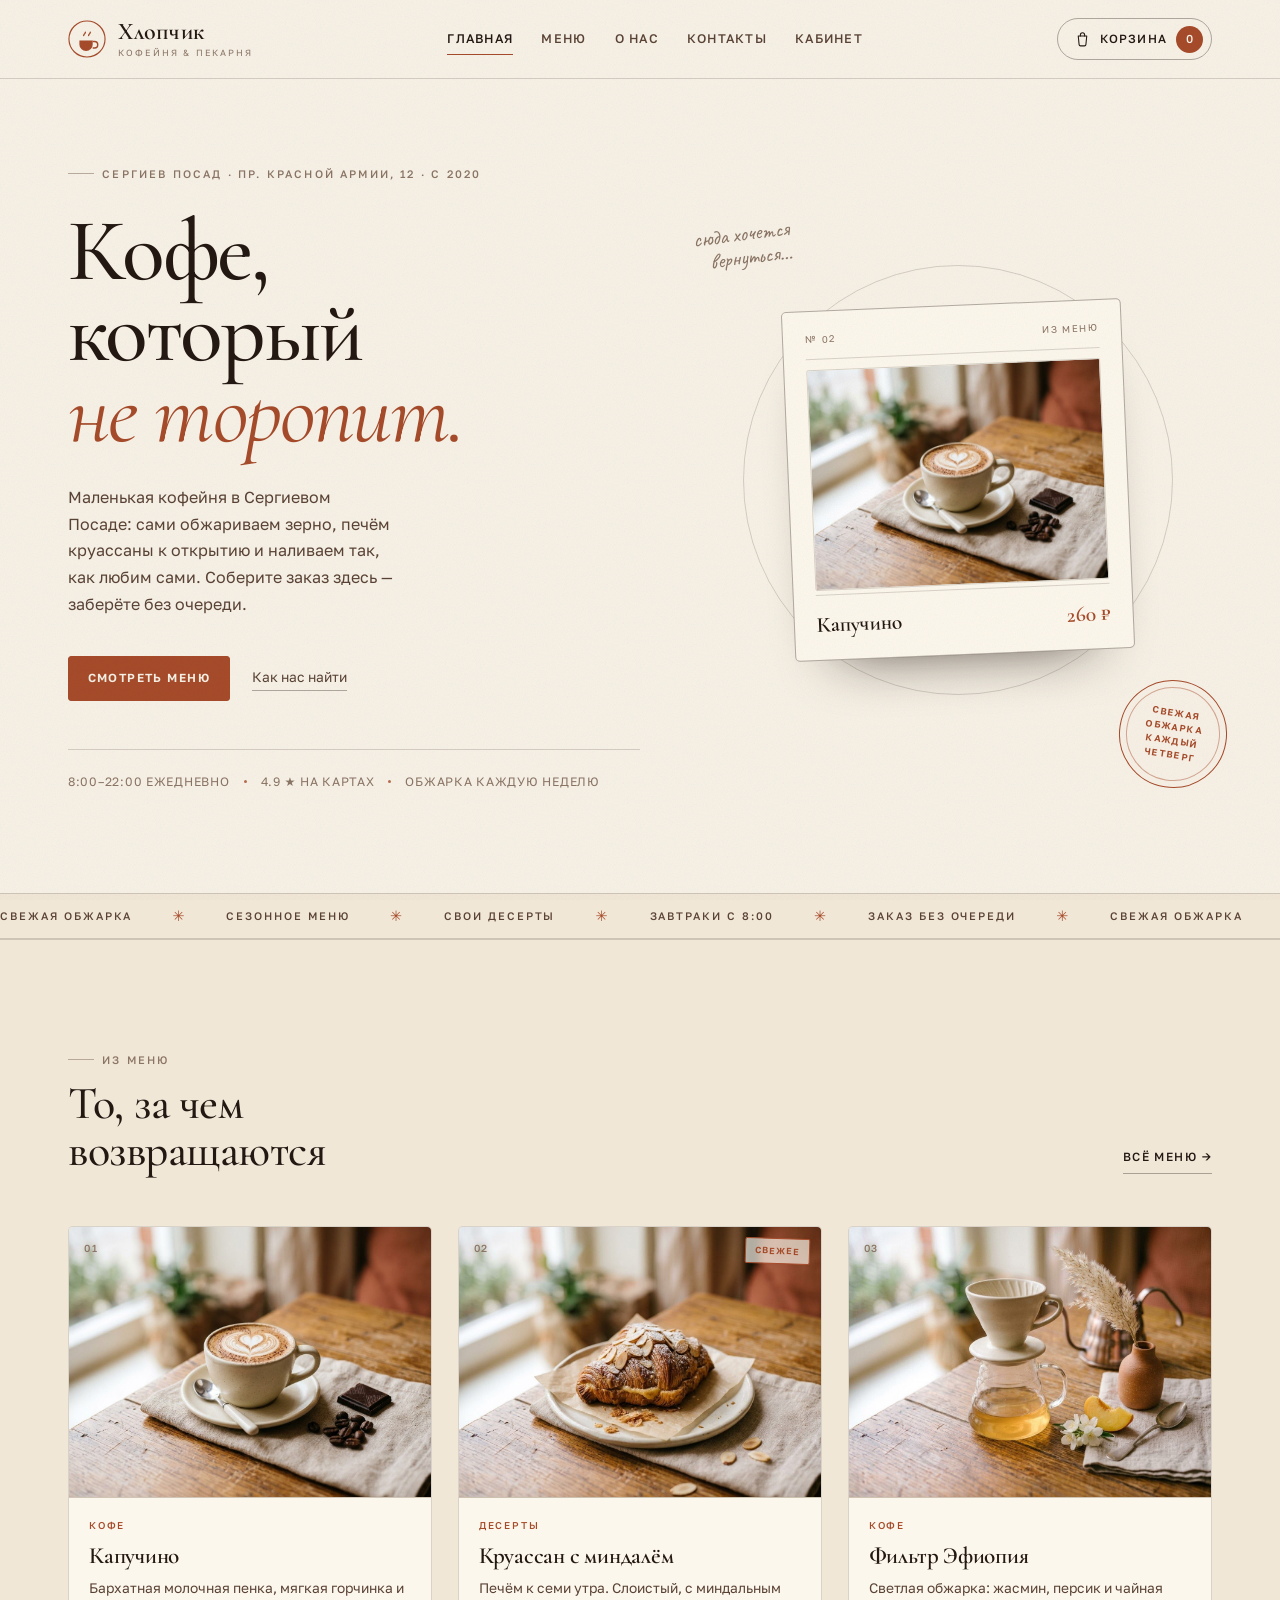
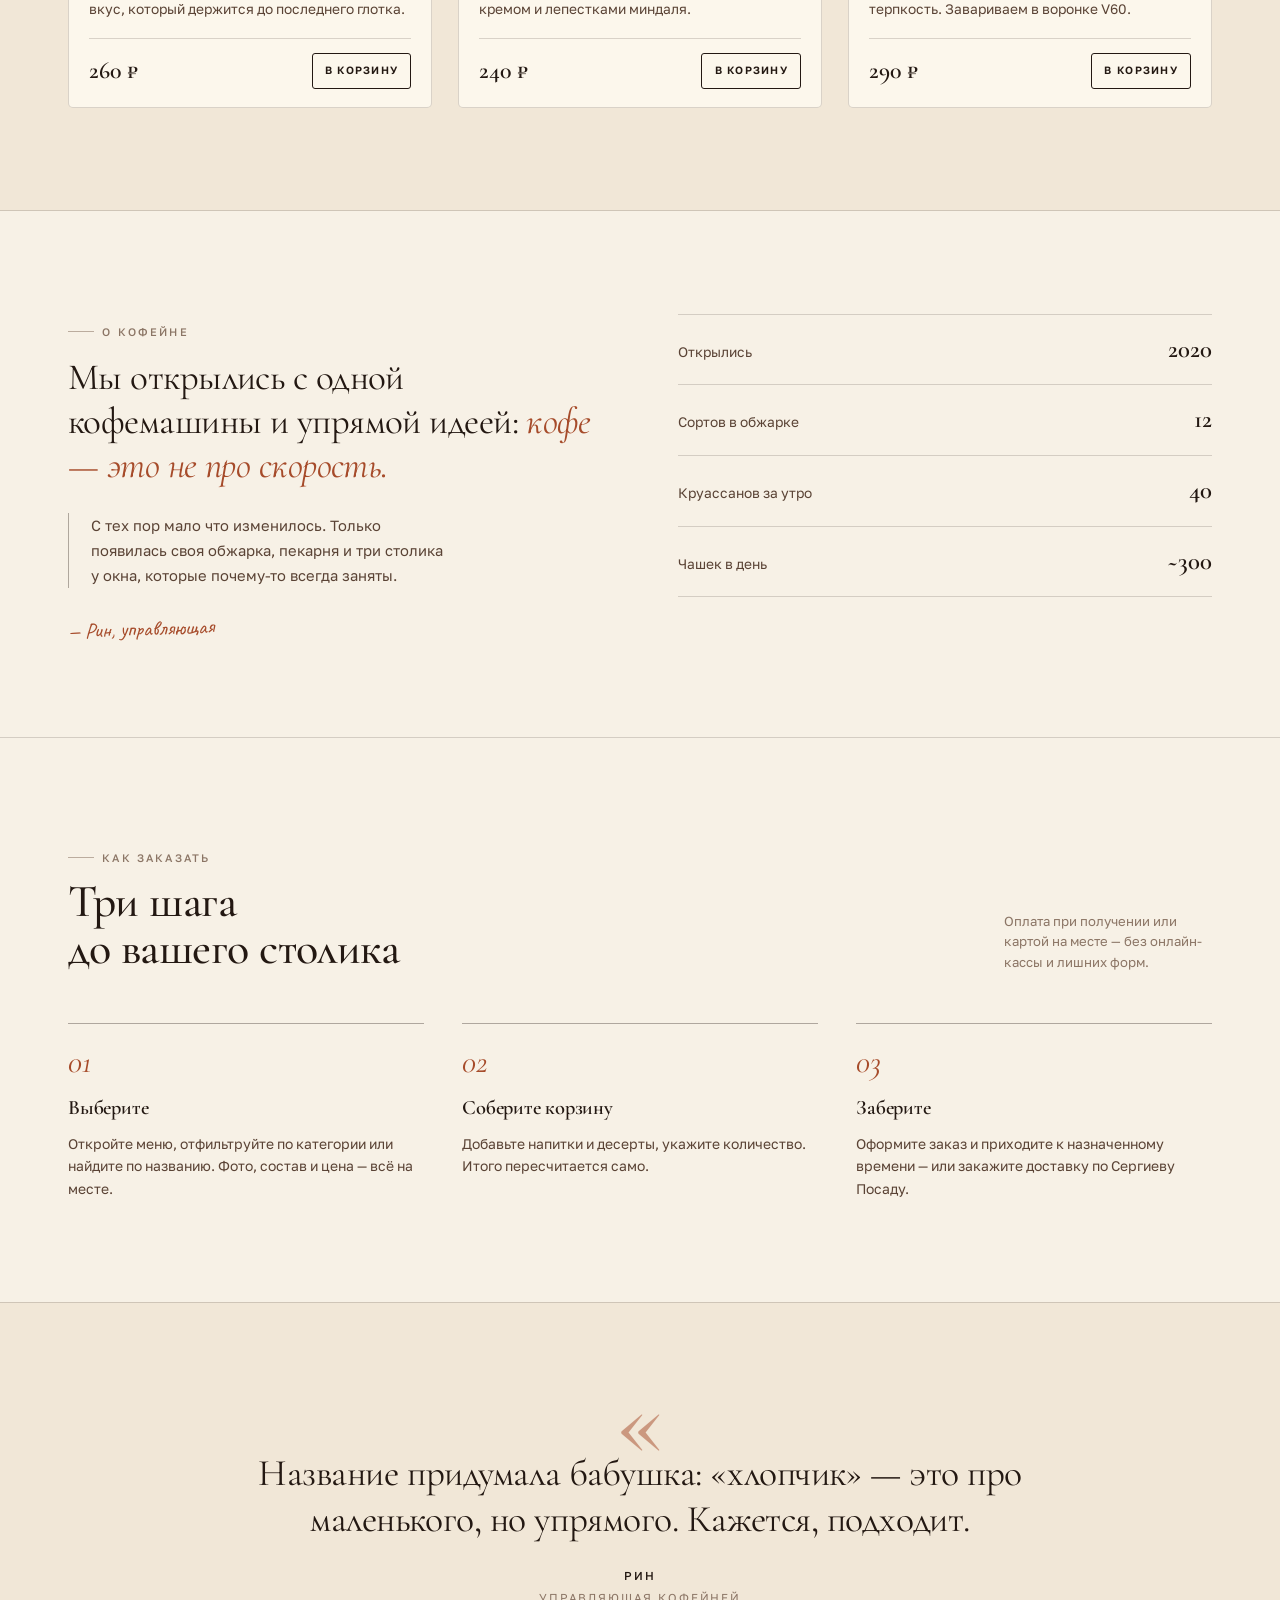
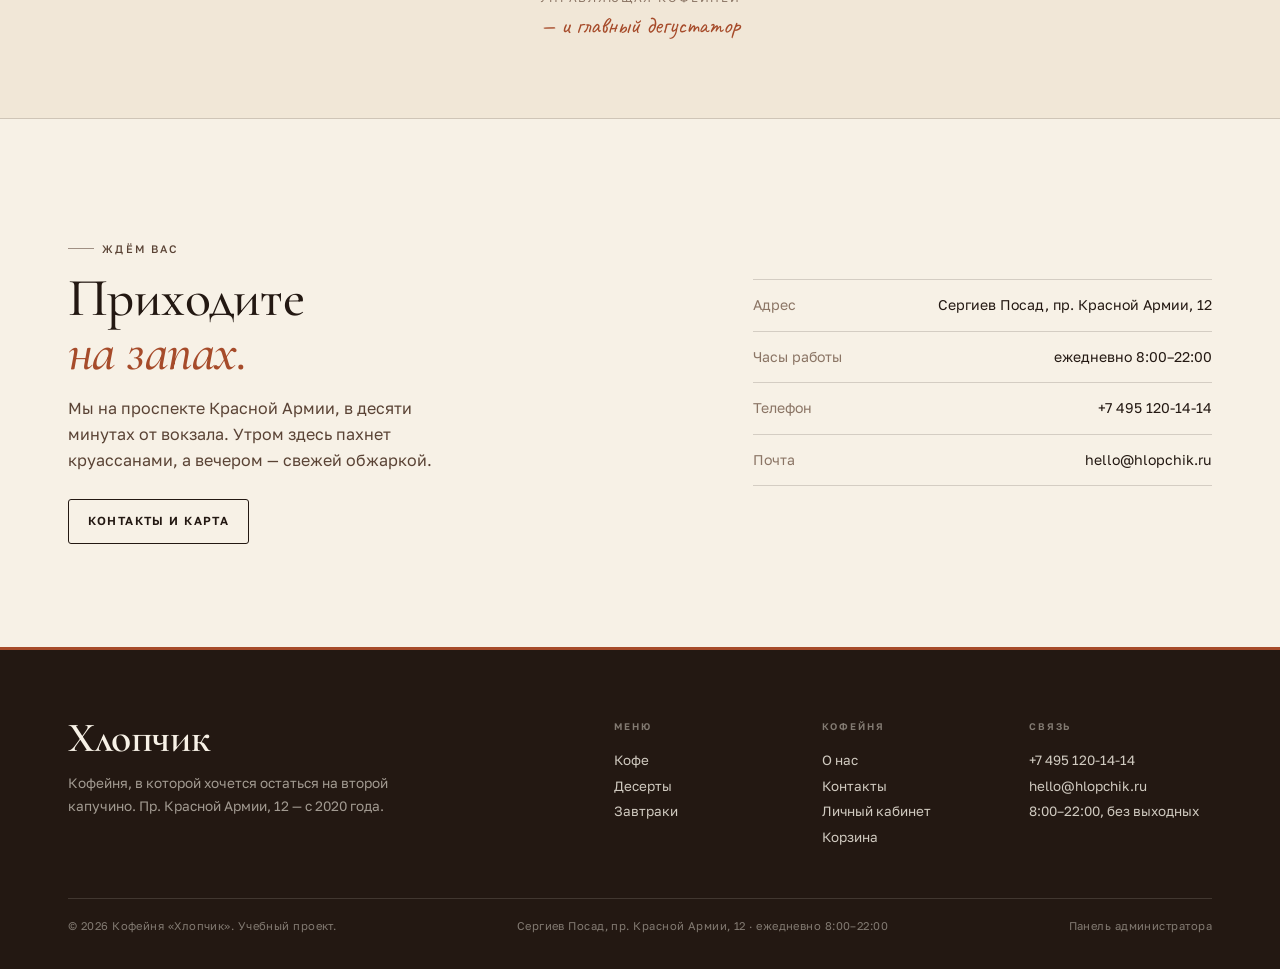
<file: index.html>
<!doctype html>
<html lang="ru">
<head>
  <meta charset="utf-8">
  <meta name="viewport" content="width=device-width, initial-scale=1">
  <title>Хлопчик — кофейня в Сергиевом Посаде</title>
  <meta name="description" content="Кофейня «Хлопчик» в Сергиевом Посаде: своя обжарка, десерты из пекарни и завтраки с 8 утра. Соберите заказ онлайн — заберёте без очереди.">
  <link rel="stylesheet" href="css/style.css">
</head>
<body data-page="home">

<a class="skip" href="#main">Перейти к содержимому</a>

<header class="head" id="head">
  <div class="wrap head__in">
    <a class="brand" href="index.html" aria-label="Хлопчик — на главную">
      <svg class="brand__mark" viewBox="0 0 40 40" aria-hidden="true">
        <circle cx="20" cy="20" r="19" fill="none" stroke="currentColor" stroke-width="1.2"/>
        <path d="M12 21.5h14v4.2a7 7 0 0 1-7 7 7 7 0 0 1-7-7v-4.2Z" fill="currentColor"/>
        <path d="M26 22.6h1.9a3.4 3.4 0 0 1 0 6.8H26" fill="none" stroke="currentColor" stroke-width="1.5"/>
        <path d="M16.5 16.4c0-1.8 1.8-1.8 1.8-3.6M21.7 16.4c0-1.8 1.8-1.8 1.8-3.6" fill="none" stroke="currentColor" stroke-width="1.4" stroke-linecap="round"/>
      </svg>
      <span class="brand__text">
        <span class="brand__name">Хлопчик</span>
        <span class="brand__sub">кофейня &amp; пекарня</span>
      </span>
    </a>

    <nav class="nav" id="nav" aria-label="Основная навигация">
      <a href="index.html" data-nav="home">Главная</a>
      <a href="menu.html" data-nav="menu">Меню</a>
      <a href="about.html" data-nav="about">О нас</a>
      <a href="contacts.html" data-nav="contacts">Контакты</a>
      <a href="account.html" data-nav="account">Кабинет</a>
    </nav>

    <div class="head__actions">
      <a class="cart-pill" href="cart.html" aria-label="Корзина">
        <svg viewBox="0 0 24 24" fill="none" stroke="currentColor" stroke-width="1.5" aria-hidden="true">
          <path d="M6 7h12l-1.2 12.2a2 2 0 0 1-2 1.8H9.2a2 2 0 0 1-2-1.8L6 7Z" stroke-linejoin="round"/>
          <path d="M9 7V5.6A3 3 0 0 1 12 2.6a3 3 0 0 1 3 3V7" stroke-linecap="round"/>
        </svg>
        <span class="cart-pill__label">Корзина</span>
        <span class="cart-pill__count" data-cart-count>0</span>
      </a>
      <button class="burger" id="burger" aria-label="Открыть меню" aria-expanded="false" aria-controls="nav">
        <span></span><span></span><span></span>
      </button>
    </div>
  </div>
</header>

<main id="main">

  <!-- ГЕРОЙ -->
  <section class="hero">
    <div class="wrap hero__in">
      <div>
        <p class="eyebrow hero__eyebrow">Сергиев Посад · пр. Красной Армии, 12 · с 2020</p>
        <h1>Кофе,<br>который<br><em>не торопит.</em></h1>
        <p class="hero__lead">Маленькая кофейня в Сергиевом Посаде: сами обжариваем зерно, печём круассаны к открытию и наливаем так, как любим сами. Соберите заказ здесь — заберёте без очереди.</p>
        <div class="hero__actions">
          <a class="btn btn--rust" href="menu.html">Смотреть меню</a>
          <a class="link" href="contacts.html">Как нас найти</a>
        </div>
        <ul class="hero__meta">
          <li>8:00–22:00 ежедневно</li>
          <li>4.9 ★ на картах</li>
          <li>обжарка каждую неделю</li>
        </ul>
      </div>

      <div class="hero__art" aria-hidden="true">
        <span class="hero__note hand">сюда хочется<br>вернуться…</span>
        <div class="hero__card">
          <div class="hero__card-top">
            <span>№ 02</span>
            <span>из меню</span>
          </div>
          <img src="images/menu/cappuccino.jpg" alt="Капучино">
          <div class="hero__card-foot">
            <span>Капучино</span>
            <span>260 ₽</span>
          </div>
        </div>
        <span class="stamp">свежая<br>обжарка<br>каждый<br>четверг</span>
      </div>
    </div>
  </section>

  <!-- БЕГУЩАЯ СТРОКА -->
  <div class="ticker" aria-hidden="true">
    <div class="ticker__track">
      <span>Свежая обжарка <i>✳</i> Сезонное меню <i>✳</i> Свои десерты <i>✳</i> Завтраки с 8:00 <i>✳</i> Заказ без очереди <i>✳</i></span>
      <span>Свежая обжарка <i>✳</i> Сезонное меню <i>✳</i> Свои десерты <i>✳</i> Завтраки с 8:00 <i>✳</i> Заказ без очереди <i>✳</i></span>
    </div>
  </div>

  <!-- ИЗ МЕНЮ -->
  <section class="band">
    <div class="wrap section">
      <div class="section__head">
        <div>
          <p class="eyebrow">Из меню</p>
          <h2 class="section__title">То, за чем<br>возвращаются</h2>
        </div>
        <a class="section__link" href="menu.html">Всё меню →</a>
      </div>
      <div class="grid grid--3" id="featured"></div>
    </div>
  </section>

  <!-- О КОФЕЙНЕ -->
  <section class="wrap section">
    <div class="about-teaser">
      <div>
        <p class="eyebrow">О кофейне</p>
        <p class="about-teaser__lead" style="margin-top:16px">Мы открылись с одной кофемашины и упрямой идеей: <em>кофе — это не про скорость.</em></p>
        <p class="about-teaser__note">С тех пор мало что изменилось. Только появилась своя обжарка, пекарня и три столика у окна, которые почему-то всегда заняты.</p>
        <p class="hand" style="margin-top:22px;color:var(--rust);transform:rotate(-2deg)">— Рин, управляющая</p>
      </div>
      <ul class="facts">
        <li><span>Открылись</span><b>2020</b></li>
        <li><span>Сортов в обжарке</span><b>12</b></li>
        <li><span>Круассанов за утро</span><b>40</b></li>
        <li><span>Чашек в день</span><b>~300</b></li>
      </ul>
    </div>
  </section>

  <!-- КАК ЗАКАЗАТЬ -->
  <section class="section--line">
    <div class="wrap section">
      <div class="section__head">
        <div>
          <p class="eyebrow">Как заказать</p>
          <h2 class="section__title">Три шага<br>до вашего столика</h2>
        </div>
        <p class="small muted" style="max-width:26ch">Оплата при получении или картой на месте — без онлайн-кассы и лишних форм.</p>
      </div>
      <ol class="steps">
        <li>
          <span class="step__num">01</span>
          <h3 class="step__title">Выберите</h3>
          <p class="step__text">Откройте меню, отфильтруйте по категории или найдите по названию. Фото, состав и цена — всё на месте.</p>
        </li>
        <li>
          <span class="step__num">02</span>
          <h3 class="step__title">Соберите корзину</h3>
          <p class="step__text">Добавьте напитки и десерты, укажите количество. Итого пересчитается само.</p>
        </li>
        <li>
          <span class="step__num">03</span>
          <h3 class="step__title">Заберите</h3>
          <p class="step__text">Оформите заказ и приходите к назначенному времени — или закажите доставку по Сергиеву Посаду.</p>
        </li>
      </ol>
    </div>
  </section>

  <!-- ЦИТАТА -->
  <section class="band">
    <div class="wrap section--tight">
      <blockquote class="quote">
        <span class="quote__mark" aria-hidden="true">«</span>
        <p>Название придумала бабушка: «хлопчик» — это про маленького, но упрямого. Кажется, подходит.</p>
        <footer>
          <b>Рин</b>
          <span>управляющая кофейней</span>
          <span class="hand" aria-hidden="true">— и главный дегустатор</span>
        </footer>
      </blockquote>
    </div>
  </section>

  <!-- ПРИХОДИТЕ -->
  <section class="wrap section">
    <div class="visit">
      <div>
        <p class="eyebrow">Ждём вас</p>
        <h2 style="margin-top:14px">Приходите<br><em>на запах.</em></h2>
        <p>Мы на проспекте Красной Армии, в десяти минутах от вокзала. Утром здесь пахнет круассанами, а вечером — свежей обжаркой.</p>
        <a class="btn btn--ghost visit__cta" href="contacts.html">Контакты и карта</a>
      </div>
      <div class="visit__info">
        <div class="visit__row"><span>Адрес</span><a href="contacts.html">Сергиев Посад, пр. Красной Армии, 12</a></div>
        <div class="visit__row"><span>Часы работы</span><a href="contacts.html">ежедневно 8:00–22:00</a></div>
        <div class="visit__row"><span>Телефон</span><a href="tel:+74951201414">+7 495 120-14-14</a></div>
        <div class="visit__row"><span>Почта</span><a href="mailto:hello@hlopchik.ru">hello@hlopchik.ru</a></div>
      </div>
    </div>
  </section>

</main>

<footer class="foot">
  <div class="wrap">
    <div class="foot__top">
      <div class="foot__brand">
        <p class="foot__word">Хлопчик</p>
        <p class="foot__tag">Кофейня, в которой хочется остаться на второй капучино. Пр. Красной Армии, 12 — с 2020 года.</p>
      </div>
      <div class="foot__cols">
        <div class="foot__col">
          <h3>Меню</h3>
          <a href="menu.html#coffee">Кофе</a>
          <a href="menu.html#desserts">Десерты</a>
          <a href="menu.html#breakfast">Завтраки</a>
        </div>
        <div class="foot__col">
          <h3>Кофейня</h3>
          <a href="about.html">О нас</a>
          <a href="contacts.html">Контакты</a>
          <a href="account.html">Личный кабинет</a>
          <a href="cart.html">Корзина</a>
        </div>
        <div class="foot__col">
          <h3>Связь</h3>
          <a href="tel:+74951201414">+7 495 120-14-14</a>
          <a href="mailto:hello@hlopchik.ru">hello@hlopchik.ru</a>
          <span>8:00–22:00, без выходных</span>
        </div>
      </div>
    </div>
    <div class="foot__bottom">
      <span>© 2026 Кофейня «Хлопчик». Учебный проект.</span>
      <span>Сергиев Посад, пр. Красной Армии, 12 · ежедневно 8:00–22:00</span>
      <a href="admin.html">Панель администратора</a>
    </div>
  </div>
</footer>

<div class="toasts" id="toasts" aria-live="polite" aria-atomic="false"></div>

<script src="js/data.js"></script>
<script src="js/store.js"></script>
<script src="js/app.js"></script>
</body>
</html>
</file>
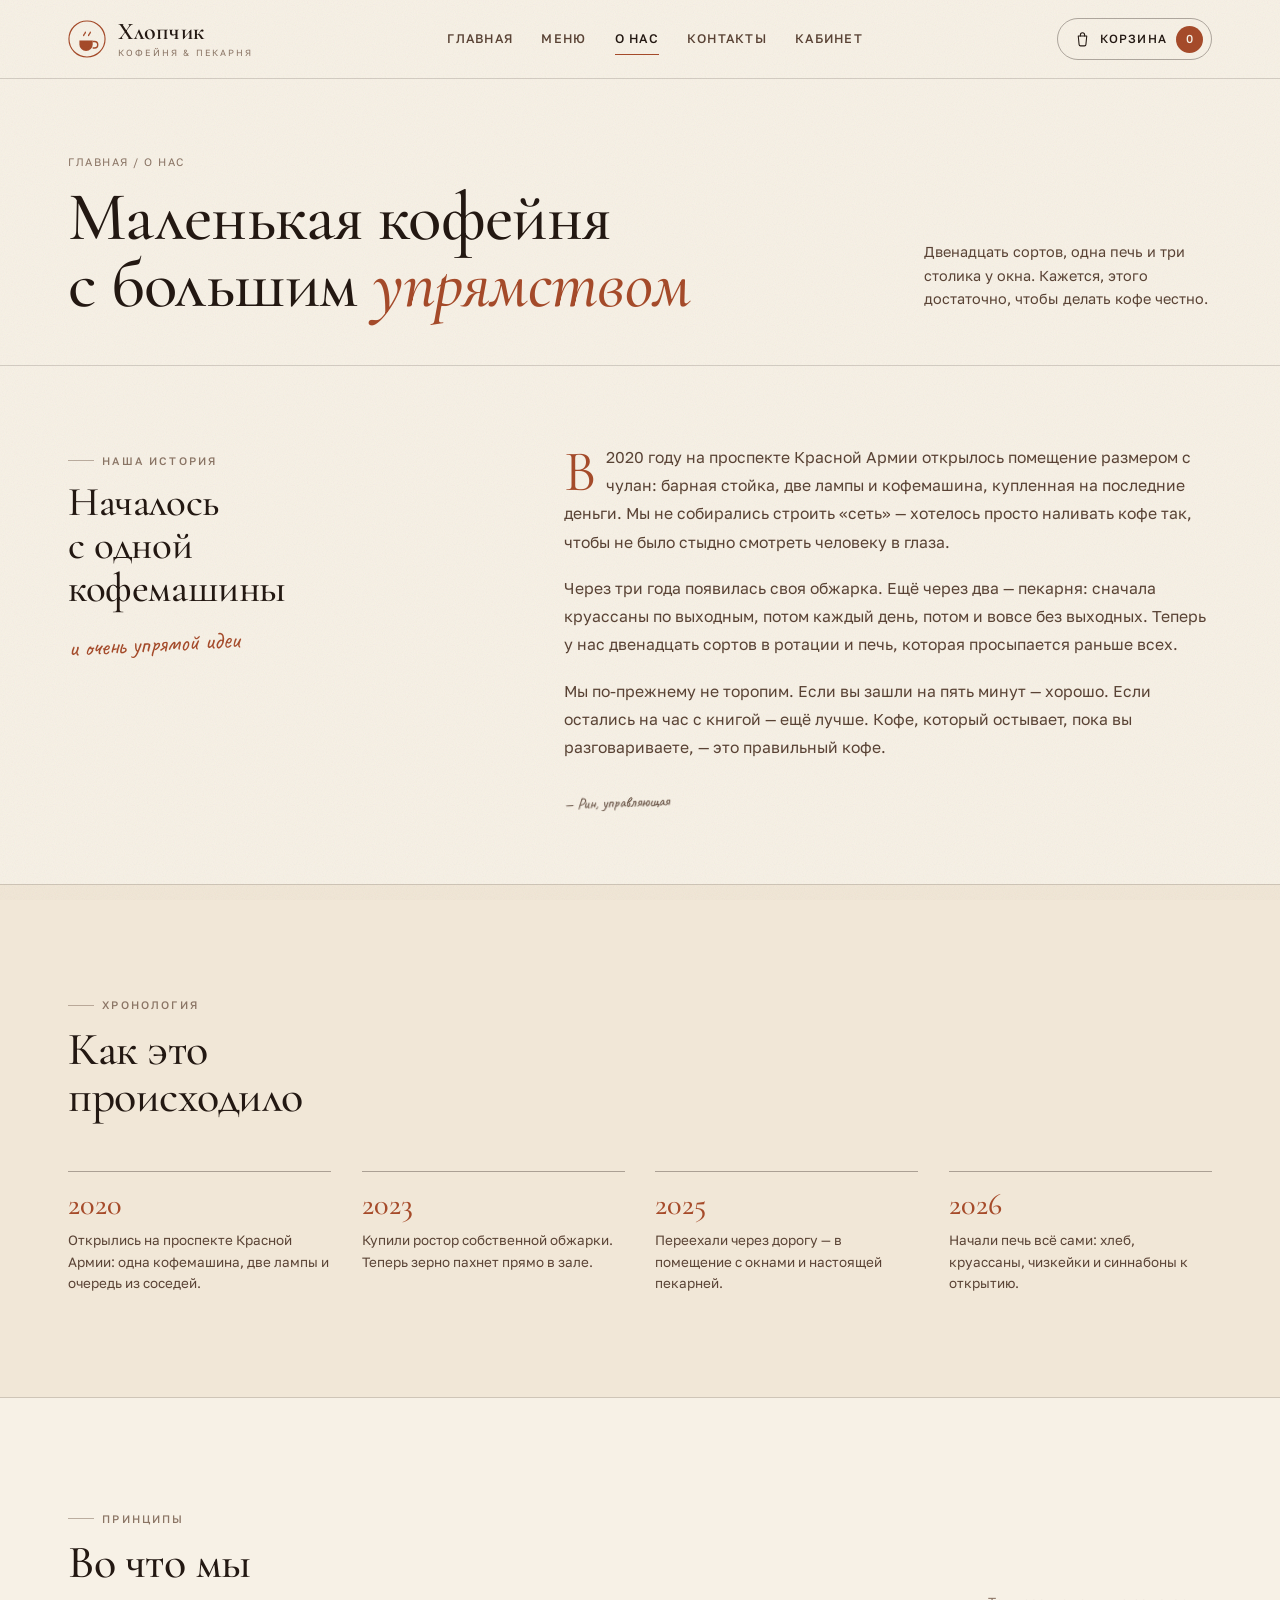
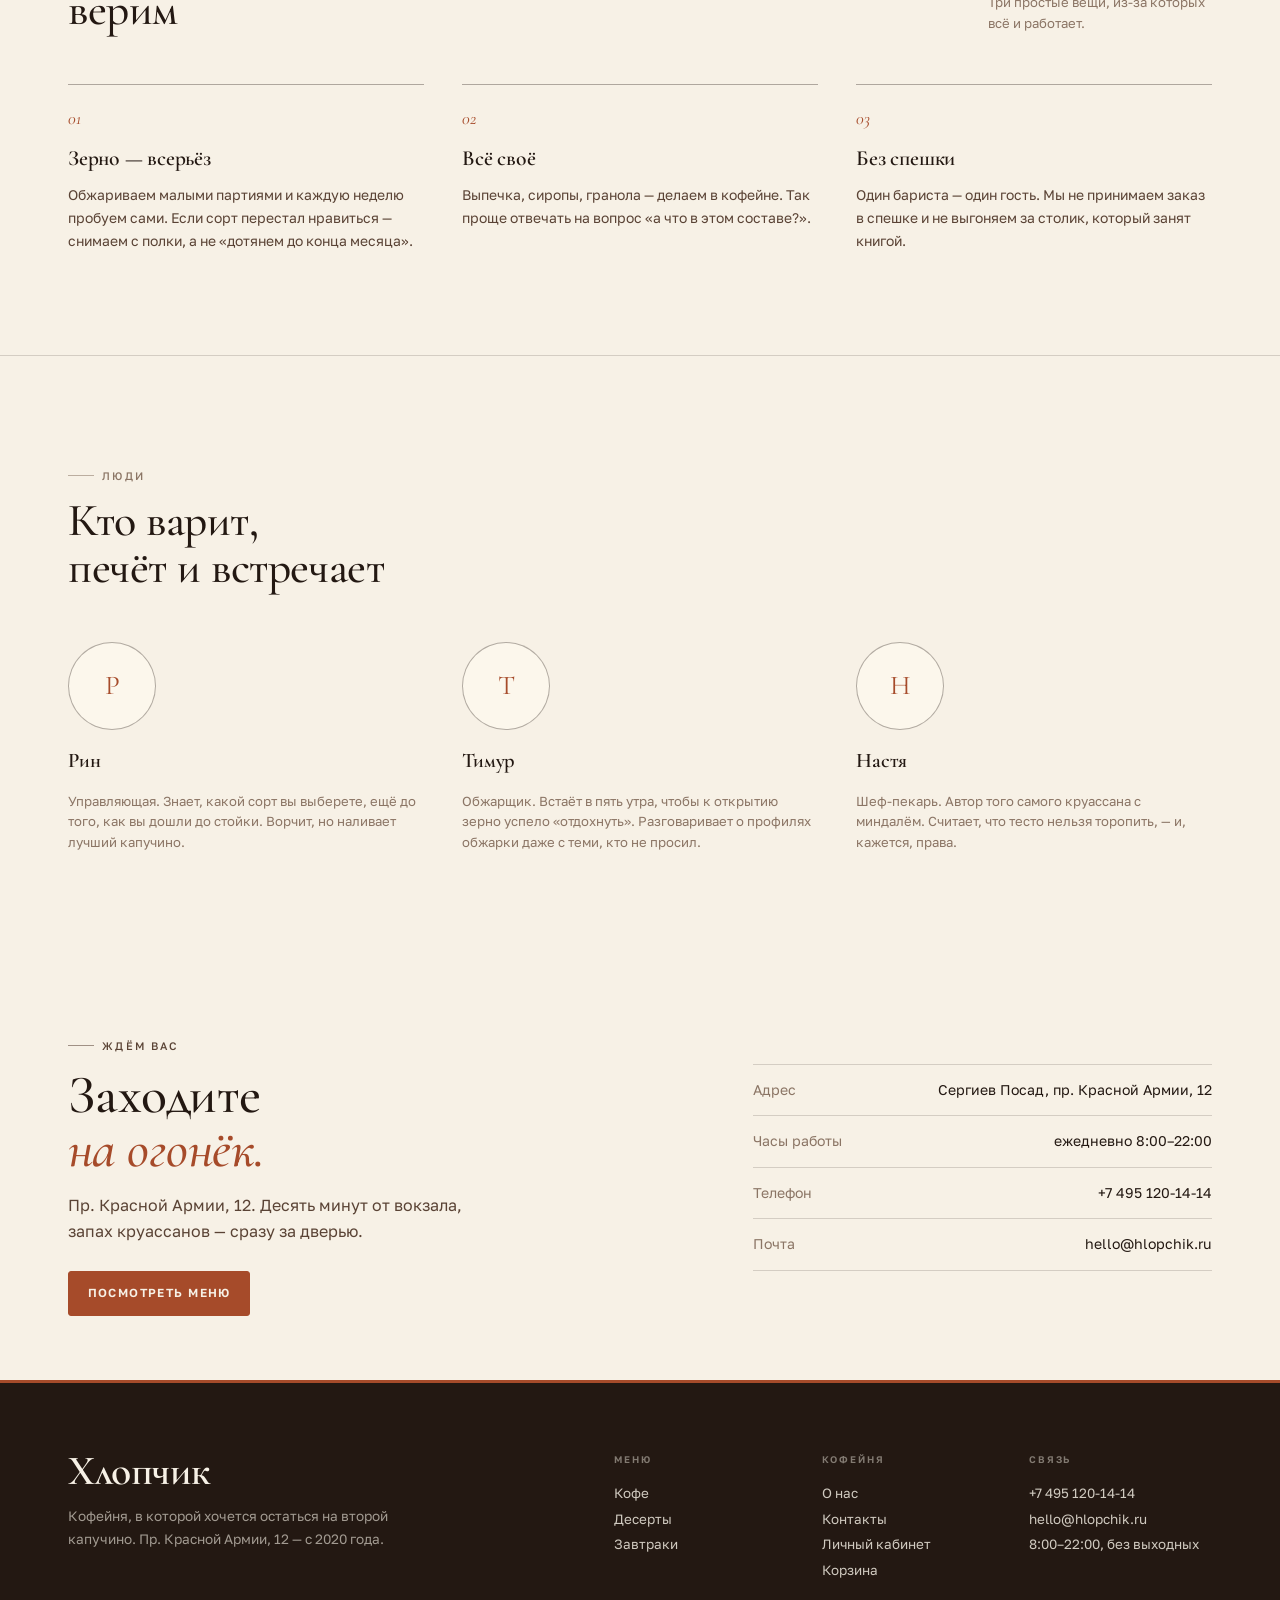
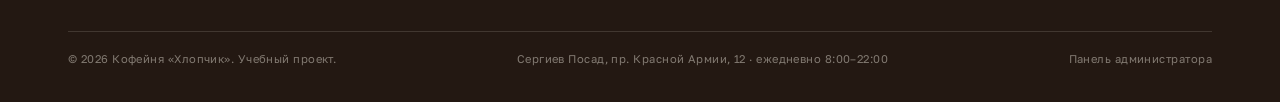
<file: about.html>
<!doctype html>
<html lang="ru">
<head>
  <meta charset="utf-8">
  <meta name="viewport" content="width=device-width, initial-scale=1">
  <title>О нас — кофейня «Хлопчик»</title>
  <meta name="description" content="История кофейни «Хлопчик» в Сергиевом Посаде: своя обжарка, пекарня и люди, которые всё это придумали.">
  <link rel="stylesheet" href="css/style.css">
</head>
<body data-page="about">

<a class="skip" href="#main">Перейти к содержимому</a>

<header class="head" id="head">
  <div class="wrap head__in">
    <a class="brand" href="index.html" aria-label="Хлопчик — на главную">
      <svg class="brand__mark" viewBox="0 0 40 40" aria-hidden="true">
        <circle cx="20" cy="20" r="19" fill="none" stroke="currentColor" stroke-width="1.2"/>
        <path d="M12 21.5h14v4.2a7 7 0 0 1-7 7 7 7 0 0 1-7-7v-4.2Z" fill="currentColor"/>
        <path d="M26 22.6h1.9a3.4 3.4 0 0 1 0 6.8H26" fill="none" stroke="currentColor" stroke-width="1.5"/>
        <path d="M16.5 16.4c0-1.8 1.8-1.8 1.8-3.6M21.7 16.4c0-1.8 1.8-1.8 1.8-3.6" fill="none" stroke="currentColor" stroke-width="1.4" stroke-linecap="round"/>
      </svg>
      <span class="brand__text">
        <span class="brand__name">Хлопчик</span>
        <span class="brand__sub">кофейня &amp; пекарня</span>
      </span>
    </a>

    <nav class="nav" id="nav" aria-label="Основная навигация">
      <a href="index.html" data-nav="home">Главная</a>
      <a href="menu.html" data-nav="menu">Меню</a>
      <a href="about.html" data-nav="about">О нас</a>
      <a href="contacts.html" data-nav="contacts">Контакты</a>
      <a href="account.html" data-nav="account">Кабинет</a>
    </nav>

    <div class="head__actions">
      <a class="cart-pill" href="cart.html" aria-label="Корзина">
        <svg viewBox="0 0 24 24" fill="none" stroke="currentColor" stroke-width="1.5" aria-hidden="true">
          <path d="M6 7h12l-1.2 12.2a2 2 0 0 1-2 1.8H9.2a2 2 0 0 1-2-1.8L6 7Z" stroke-linejoin="round"/>
          <path d="M9 7V5.6A3 3 0 0 1 12 2.6a3 3 0 0 1 3 3V7" stroke-linecap="round"/>
        </svg>
        <span class="cart-pill__label">Корзина</span>
        <span class="cart-pill__count" data-cart-count>0</span>
      </a>
      <button class="burger" id="burger" aria-label="Открыть меню" aria-expanded="false" aria-controls="nav">
        <span></span><span></span><span></span>
      </button>
    </div>
  </div>
</header>

<main id="main">
  <div class="page-head">
    <div class="wrap page-head__in">
      <div>
        <p class="crumbs"><a href="index.html">Главная</a> / О нас</p>
        <h1>Маленькая кофейня<br>с большим <em>упрямством</em></h1>
      </div>
      <p class="page-head__aside">Двенадцать сортов, одна печь и три столика у окна. Кажется, этого достаточно, чтобы делать кофе честно.</p>
    </div>
  </div>

  <section class="wrap">
    <div class="story">
      <aside class="story__aside">
        <p class="eyebrow">Наша история</p>
        <h2>Началось<br>с одной<br>кофемашины</h2>
        <span class="hand">и очень упрямой идеи</span>
      </aside>
      <div class="story__text">
        <p>В 2020 году на проспекте Красной Армии открылось помещение размером с чулан: барная стойка, две лампы и кофемашина, купленная на последние деньги. Мы не собирались строить «сеть» — хотелось просто наливать кофе так, чтобы не было стыдно смотреть человеку в глаза.</p>
        <p>Через три года появилась своя обжарка. Ещё через два — пекарня: сначала круассаны по выходным, потом каждый день, потом и вовсе без выходных. Теперь у нас двенадцать сортов в ротации и печь, которая просыпается раньше всех.</p>
        <p>Мы по-прежнему не торопим. Если вы зашли на пять минут — хорошо. Если остались на час с книгой — ещё лучше. Кофе, который остывает, пока вы разговариваете, — это правильный кофе.</p>
        <p class="story__sign">— Рин, управляющая</p>
      </div>
    </div>
  </section>

  <section class="band">
    <div class="wrap section">
      <div class="section__head">
        <div>
          <p class="eyebrow">Хронология</p>
          <h2 class="section__title">Как это<br>происходило</h2>
        </div>
      </div>
      <ol class="timeline">
        <li>
          <b>2020</b>
          <p>Открылись на проспекте Красной Армии: одна кофемашина, две лампы и очередь из соседей.</p>
        </li>
        <li>
          <b>2023</b>
          <p>Купили ростор собственной обжарки. Теперь зерно пахнет прямо в зале.</p>
        </li>
        <li>
          <b>2025</b>
          <p>Переехали через дорогу — в помещение с окнами и настоящей пекарней.</p>
        </li>
        <li>
          <b>2026</b>
          <p>Начали печь всё сами: хлеб, круассаны, чизкейки и синнабоны к открытию.</p>
        </li>
      </ol>
    </div>
  </section>

  <section class="wrap section">
    <div class="section__head">
      <div>
        <p class="eyebrow">Принципы</p>
        <h2 class="section__title">Во что мы<br>верим</h2>
      </div>
      <p class="small muted" style="max-width:28ch">Три простые вещи, из-за которых всё и работает.</p>
    </div>
    <div class="values">
      <div class="value">
        <span class="value__num">01</span>
        <h3>Зерно — всерьёз</h3>
        <p>Обжариваем малыми партиями и каждую неделю пробуем сами. Если сорт перестал нравиться — снимаем с полки, а не «дотянем до конца месяца».</p>
      </div>
      <div class="value">
        <span class="value__num">02</span>
        <h3>Всё своё</h3>
        <p>Выпечка, сиропы, гранола — делаем в кофейне. Так проще отвечать на вопрос «а что в этом составе?».</p>
      </div>
      <div class="value">
        <span class="value__num">03</span>
        <h3>Без спешки</h3>
        <p>Один бариста — один гость. Мы не принимаем заказ в спешке и не выгоняем за столик, который занят книгой.</p>
      </div>
    </div>
  </section>

  <section class="section--line">
    <div class="wrap section">
      <div class="section__head">
        <div>
          <p class="eyebrow">Люди</p>
          <h2 class="section__title">Кто варит,<br>печёт и встречает</h2>
        </div>
      </div>
      <div class="team">
        <article class="member">
          <div class="member__ava" aria-hidden="true">Р</div>
          <h3>Рин</h3>
          <p>Управляющая. Знает, какой сорт вы выберете, ещё до того, как вы дошли до стойки. Ворчит, но наливает лучший капучино.</p>
        </article>
        <article class="member">
          <div class="member__ava" aria-hidden="true">Т</div>
          <h3>Тимур</h3>
          <p>Обжарщик. Встаёт в пять утра, чтобы к открытию зерно успело «отдохнуть». Разговаривает о профилях обжарки даже с теми, кто не просил.</p>
        </article>
        <article class="member">
          <div class="member__ava" aria-hidden="true">Н</div>
          <h3>Настя</h3>
          <p>Шеф-пекарь. Автор того самого круассана с миндалём. Считает, что тесто нельзя торопить, — и, кажется, права.</p>
        </article>
      </div>
    </div>
  </section>

  <section class="wrap section--tight">
    <div class="visit">
      <div>
        <p class="eyebrow">Ждём вас</p>
        <h2 style="margin-top:14px">Заходите<br><em>на огонёк.</em></h2>
        <p>Пр. Красной Армии, 12. Десять минут от вокзала, запах круассанов — сразу за дверью.</p>
        <a class="btn btn--rust visit__cta" href="menu.html">Посмотреть меню</a>
      </div>
      <div class="visit__info">
        <div class="visit__row"><span>Адрес</span><a href="contacts.html">Сергиев Посад, пр. Красной Армии, 12</a></div>
        <div class="visit__row"><span>Часы работы</span><a href="contacts.html">ежедневно 8:00–22:00</a></div>
        <div class="visit__row"><span>Телефон</span><a href="tel:+74951201414">+7 495 120-14-14</a></div>
        <div class="visit__row"><span>Почта</span><a href="mailto:hello@hlopchik.ru">hello@hlopchik.ru</a></div>
      </div>
    </div>
  </section>
</main>

<footer class="foot">
  <div class="wrap">
    <div class="foot__top">
      <div class="foot__brand">
        <p class="foot__word">Хлопчик</p>
        <p class="foot__tag">Кофейня, в которой хочется остаться на второй капучино. Пр. Красной Армии, 12 — с 2020 года.</p>
      </div>
      <div class="foot__cols">
        <div class="foot__col">
          <h3>Меню</h3>
          <a href="menu.html#coffee">Кофе</a>
          <a href="menu.html#desserts">Десерты</a>
          <a href="menu.html#breakfast">Завтраки</a>
        </div>
        <div class="foot__col">
          <h3>Кофейня</h3>
          <a href="about.html">О нас</a>
          <a href="contacts.html">Контакты</a>
          <a href="account.html">Личный кабинет</a>
          <a href="cart.html">Корзина</a>
        </div>
        <div class="foot__col">
          <h3>Связь</h3>
          <a href="tel:+74951201414">+7 495 120-14-14</a>
          <a href="mailto:hello@hlopchik.ru">hello@hlopchik.ru</a>
          <span>8:00–22:00, без выходных</span>
        </div>
      </div>
    </div>
    <div class="foot__bottom">
      <span>© 2026 Кофейня «Хлопчик». Учебный проект.</span>
      <span>Сергиев Посад, пр. Красной Армии, 12 · ежедневно 8:00–22:00</span>
      <a href="admin.html">Панель администратора</a>
    </div>
  </div>
</footer>

<div class="toasts" id="toasts" aria-live="polite" aria-atomic="false"></div>

<script src="js/data.js"></script>
<script src="js/store.js"></script>
<script src="js/app.js"></script>
</body>
</html>
</file>
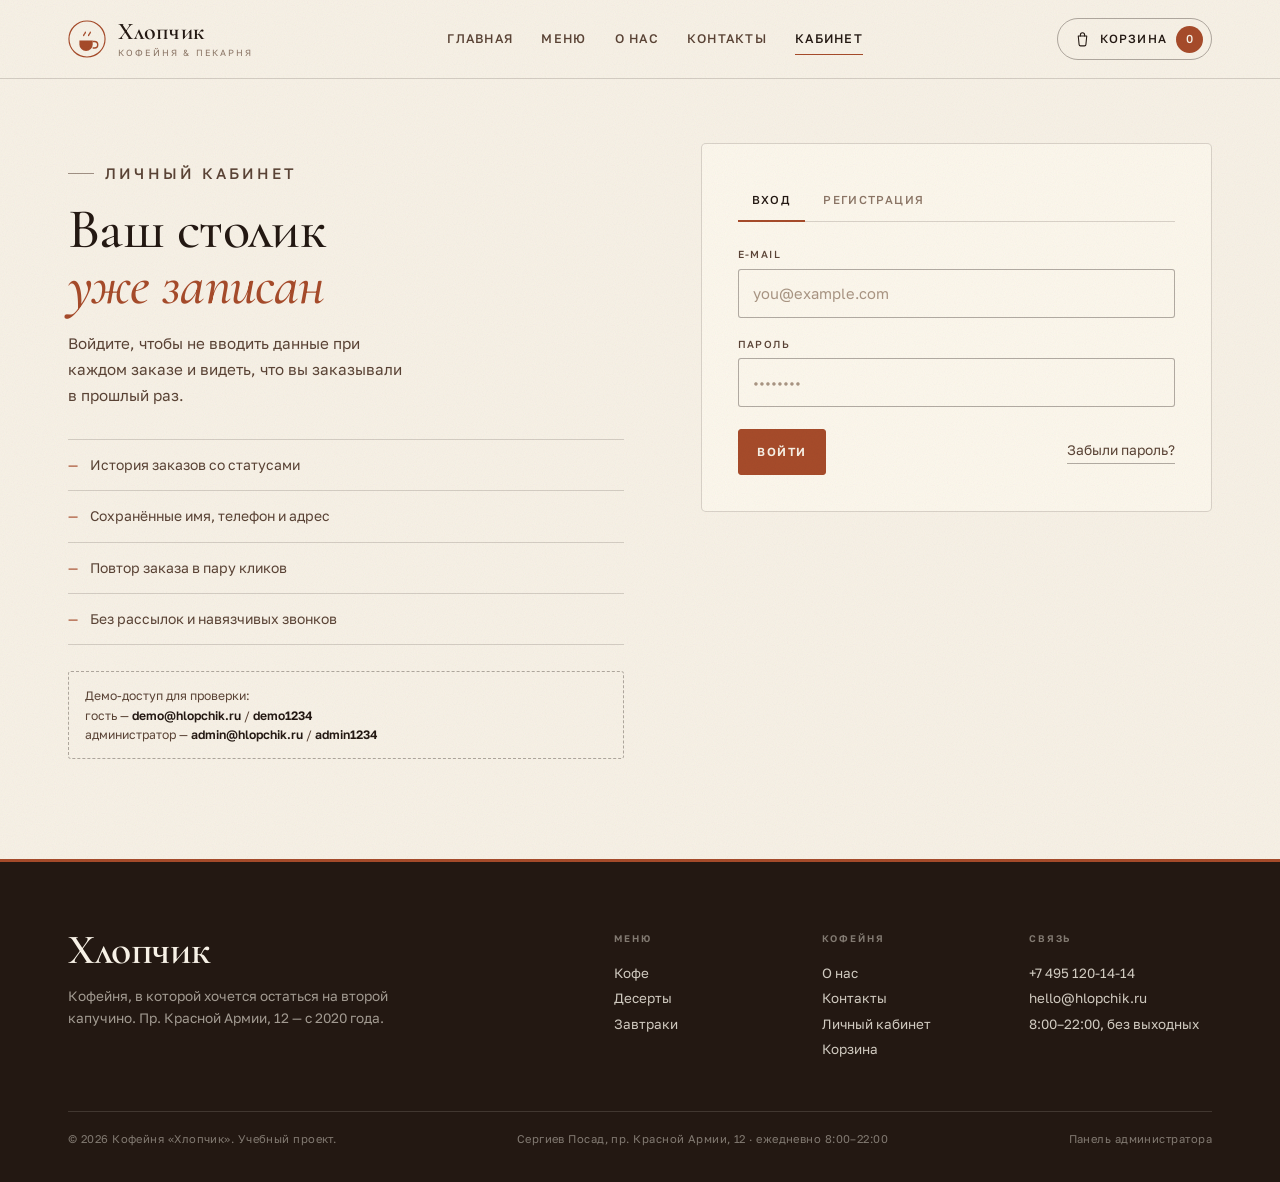
<file: account.html>
<!doctype html>
<html lang="ru">
<head>
  <meta charset="utf-8">
  <meta name="viewport" content="width=device-width, initial-scale=1">
  <title>Личный кабинет — кофейня «Хлопчик»</title>
  <meta name="description" content="Вход и регистрация в личном кабинете кофейни «Хлопчик»: история заказов и личные данные.">
  <link rel="stylesheet" href="css/style.css">
</head>
<body data-page="account">

<a class="skip" href="#main">Перейти к содержимому</a>

<header class="head" id="head">
  <div class="wrap head__in">
    <a class="brand" href="index.html" aria-label="Хлопчик — на главную">
      <svg class="brand__mark" viewBox="0 0 40 40" aria-hidden="true">
        <circle cx="20" cy="20" r="19" fill="none" stroke="currentColor" stroke-width="1.2"/>
        <path d="M12 21.5h14v4.2a7 7 0 0 1-7 7 7 7 0 0 1-7-7v-4.2Z" fill="currentColor"/>
        <path d="M26 22.6h1.9a3.4 3.4 0 0 1 0 6.8H26" fill="none" stroke="currentColor" stroke-width="1.5"/>
        <path d="M16.5 16.4c0-1.8 1.8-1.8 1.8-3.6M21.7 16.4c0-1.8 1.8-1.8 1.8-3.6" fill="none" stroke="currentColor" stroke-width="1.4" stroke-linecap="round"/>
      </svg>
      <span class="brand__text">
        <span class="brand__name">Хлопчик</span>
        <span class="brand__sub">кофейня &amp; пекарня</span>
      </span>
    </a>

    <nav class="nav" id="nav" aria-label="Основная навигация">
      <a href="index.html" data-nav="home">Главная</a>
      <a href="menu.html" data-nav="menu">Меню</a>
      <a href="about.html" data-nav="about">О нас</a>
      <a href="contacts.html" data-nav="contacts">Контакты</a>
      <a href="account.html" data-nav="account">Кабинет</a>
    </nav>

    <div class="head__actions">
      <a class="cart-pill" href="cart.html" aria-label="Корзина">
        <svg viewBox="0 0 24 24" fill="none" stroke="currentColor" stroke-width="1.5" aria-hidden="true">
          <path d="M6 7h12l-1.2 12.2a2 2 0 0 1-2 1.8H9.2a2 2 0 0 1-2-1.8L6 7Z" stroke-linejoin="round"/>
          <path d="M9 7V5.6A3 3 0 0 1 12 2.6a3 3 0 0 1 3 3V7" stroke-linecap="round"/>
        </svg>
        <span class="cart-pill__label">Корзина</span>
        <span class="cart-pill__count" data-cart-count>0</span>
      </a>
      <button class="burger" id="burger" aria-label="Открыть меню" aria-expanded="false" aria-controls="nav">
        <span></span><span></span><span></span>
      </button>
    </div>
  </div>
</header>

<main id="main">

  <!-- Шапка для авторизованного пользователя -->
  <div class="page-head" id="account-head" hidden>
    <div class="wrap page-head__in">
      <div>
        <p class="crumbs"><a href="index.html">Главная</a> / Личный кабинет</p>
        <h1>Здравствуйте,<br><em id="head-name">гость</em></h1>
      </div>
      <p class="page-head__aside">Здесь хранятся ваши заказы и данные для доставки. Мы не передаём их никому — и не звоним без повода.</p>
    </div>
  </div>

  <!-- ВХОД / РЕГИСТРАЦИЯ -->
  <section class="wrap auth" id="auth">
    <div class="auth__lead">
      <p class="eyebrow">Личный кабинет</p>
      <h1 style="margin-top:14px">Ваш столик<br><em>уже записан</em></h1>
      <p>Войдите, чтобы не вводить данные при каждом заказе и видеть, что вы заказывали в прошлый раз.</p>
      <ul class="auth__benefits">
        <li>История заказов со статусами</li>
        <li>Сохранённые имя, телефон и адрес</li>
        <li>Повтор заказа в пару кликов</li>
        <li>Без рассылок и навязчивых звонков</li>
      </ul>
      <div class="auth__demo">
        Демо-доступ для проверки:<br>
        гость — <b>demo@hlopchik.ru</b> / <b>demo1234</b><br>
        администратор — <b>admin@hlopchik.ru</b> / <b>admin1234</b>
      </div>
    </div>

    <div class="form-card">
      <div class="tabs" role="tablist" aria-label="Вход или регистрация">
        <button class="tab" id="tab-login" role="tab" aria-selected="true" aria-controls="panel-login" type="button">Вход</button>
        <button class="tab" id="tab-register" role="tab" aria-selected="false" aria-controls="panel-register" type="button">Регистрация</button>
      </div>

      <div class="panel" id="panel-login" role="tabpanel" aria-labelledby="tab-login">
        <form class="form" id="login-form" novalidate>
          <div class="alert" id="login-alert" role="alert"></div>
          <div class="field" data-field="email">
            <label for="login-email">E-mail</label>
            <input class="input" id="login-email" name="email" type="email" autocomplete="email" placeholder="you@example.com">
            <span class="field__err"></span>
          </div>
          <div class="field" data-field="password">
            <label for="login-password">Пароль</label>
            <input class="input" id="login-password" name="password" type="password" autocomplete="current-password" placeholder="••••••••">
            <span class="field__err"></span>
          </div>
          <div class="form__foot">
            <button class="btn btn--rust" type="submit">Войти</button>
            <a class="link" href="contacts.html">Забыли пароль?</a>
          </div>
        </form>
      </div>

      <div class="panel" id="panel-register" role="tabpanel" aria-labelledby="tab-register" hidden>
        <form class="form" id="register-form" novalidate>
          <div class="alert" id="register-alert" role="alert"></div>
          <div class="form__grid">
            <div class="field form__full" data-field="name">
              <label for="reg-name">Имя</label>
              <input class="input" id="reg-name" name="name" type="text" autocomplete="name" placeholder="Как к вам обращаться">
              <span class="field__err"></span>
            </div>
            <div class="field form__full" data-field="email">
              <label for="reg-email">E-mail</label>
              <input class="input" id="reg-email" name="email" type="email" autocomplete="email" placeholder="you@example.com">
              <span class="field__err"></span>
            </div>
            <div class="field form__full" data-field="phone">
              <label for="reg-phone">Телефон</label>
              <input class="input" id="reg-phone" name="phone" type="tel" autocomplete="tel" placeholder="+7 900 000-00-00">
              <span class="field__err"></span>
            </div>
            <div class="field" data-field="password">
              <label for="reg-password">Пароль</label>
              <input class="input" id="reg-password" name="password" type="password" autocomplete="new-password" placeholder="минимум 6 символов">
              <span class="field__err"></span>
            </div>
            <div class="field" data-field="password2">
              <label for="reg-password2">Повторите пароль</label>
              <input class="input" id="reg-password2" name="password2" type="password" autocomplete="new-password" placeholder="ещё раз">
              <span class="field__err"></span>
            </div>
          </div>
          <div class="form__foot">
            <button class="btn btn--rust" type="submit">Создать аккаунт</button>
            <span class="form__notice">Пароль хранится в виде хеша — имитация серверного хранения в localStorage.</span>
          </div>
        </form>
      </div>
    </div>
  </section>

  <!-- ПРОФИЛЬ -->
  <section class="wrap profile-layout" id="profile" hidden>
    <aside class="profile-card">
      <div class="avatar" id="profile-avatar" aria-hidden="true">—</div>
      <p class="profile-card__name" id="profile-name">—</p>
      <p class="profile-card__mail" id="profile-email">—</p>
      <div class="profile-card__meta">
        <span id="profile-since">—</span><br>
        <a class="link" id="profile-admin-link" href="admin.html" hidden>Панель администратора →</a>
      </div>
      <div class="profile-card__actions">
        <button class="btn btn--ghost btn--sm" id="logout-btn" type="button">Выйти</button>
        <a class="btn btn--rust btn--sm" href="menu.html">В меню</a>
      </div>
    </aside>

    <div>
      <div class="panel-head">
        <div>
          <h2>Личные данные</h2>
          <p>Имя, телефон и почта — их видит только бариста при выдаче заказа.</p>
        </div>
        <button class="text-btn" id="edit-toggle" type="button">Изменить</button>
      </div>

      <dl class="info-list" id="profile-info">
        <div class="info-row"><dt>Имя</dt><dd id="info-name">—</dd></div>
        <div class="info-row"><dt>E-mail</dt><dd id="info-email">—</dd></div>
        <div class="info-row"><dt>Телефон</dt><dd id="info-phone">—</dd></div>
        <div class="info-row"><dt>На сайте с</dt><dd id="info-created">—</dd></div>
      </dl>

      <form class="form profile-form" id="profile-form" hidden novalidate>
        <div class="alert" id="profile-alert" role="alert"></div>
        <div class="form__grid">
          <div class="field" data-field="name">
            <label for="pf-name">Имя</label>
            <input class="input" id="pf-name" name="name" type="text" autocomplete="name">
            <span class="field__err"></span>
          </div>
          <div class="field" data-field="phone">
            <label for="pf-phone">Телефон</label>
            <input class="input" id="pf-phone" name="phone" type="tel" autocomplete="tel">
            <span class="field__err"></span>
          </div>
          <div class="field form__full" data-field="email">
            <label for="pf-email">E-mail</label>
            <input class="input" id="pf-email" name="email" type="email" autocomplete="email">
            <span class="field__err"></span>
          </div>
        </div>
        <div class="form__foot">
          <div class="row" style="flex-wrap:wrap">
            <button class="btn btn--rust" type="submit">Сохранить</button>
            <button class="btn btn--ghost" id="edit-cancel" type="button">Отмена</button>
          </div>
        </div>
      </form>

      <div class="panel-head" style="margin-top:clamp(40px,5vw,60px)">
        <div>
          <h2>История заказов</h2>
          <p>Все заказы, оформленные под этим аккаунтом.</p>
        </div>
        <a class="link" href="menu.html">Сделать новый заказ</a>
      </div>

      <div class="table-wrap" id="orders-wrap">
        <table class="table">
          <thead>
            <tr>
              <th>Заказ</th>
              <th>Дата</th>
              <th>Состав</th>
              <th>Сумма</th>
              <th>Статус</th>
            </tr>
          </thead>
          <tbody id="orders-body"></tbody>
        </table>
      </div>

      <div class="empty" id="orders-empty" hidden style="margin-top:24px">
        <h3>Заказов пока нет</h3>
        <p>Как только оформите первый — он появится здесь вместе со статусом.</p>
        <a class="btn btn--ghost" href="menu.html">Выбрать что-нибудь</a>
      </div>
    </div>
  </section>

</main>

<footer class="foot">
  <div class="wrap">
    <div class="foot__top">
      <div class="foot__brand">
        <p class="foot__word">Хлопчик</p>
        <p class="foot__tag">Кофейня, в которой хочется остаться на второй капучино. Пр. Красной Армии, 12 — с 2020 года.</p>
      </div>
      <div class="foot__cols">
        <div class="foot__col">
          <h3>Меню</h3>
          <a href="menu.html#coffee">Кофе</a>
          <a href="menu.html#desserts">Десерты</a>
          <a href="menu.html#breakfast">Завтраки</a>
        </div>
        <div class="foot__col">
          <h3>Кофейня</h3>
          <a href="about.html">О нас</a>
          <a href="contacts.html">Контакты</a>
          <a href="account.html">Личный кабинет</a>
          <a href="cart.html">Корзина</a>
        </div>
        <div class="foot__col">
          <h3>Связь</h3>
          <a href="tel:+74951201414">+7 495 120-14-14</a>
          <a href="mailto:hello@hlopchik.ru">hello@hlopchik.ru</a>
          <span>8:00–22:00, без выходных</span>
        </div>
      </div>
    </div>
    <div class="foot__bottom">
      <span>© 2026 Кофейня «Хлопчик». Учебный проект.</span>
      <span>Сергиев Посад, пр. Красной Армии, 12 · ежедневно 8:00–22:00</span>
      <a href="admin.html">Панель администратора</a>
    </div>
  </div>
</footer>

<div class="toasts" id="toasts" aria-live="polite" aria-atomic="false"></div>

<script src="js/data.js"></script>
<script src="js/store.js"></script>
<script src="js/app.js"></script>
</body>
</html>
</file>
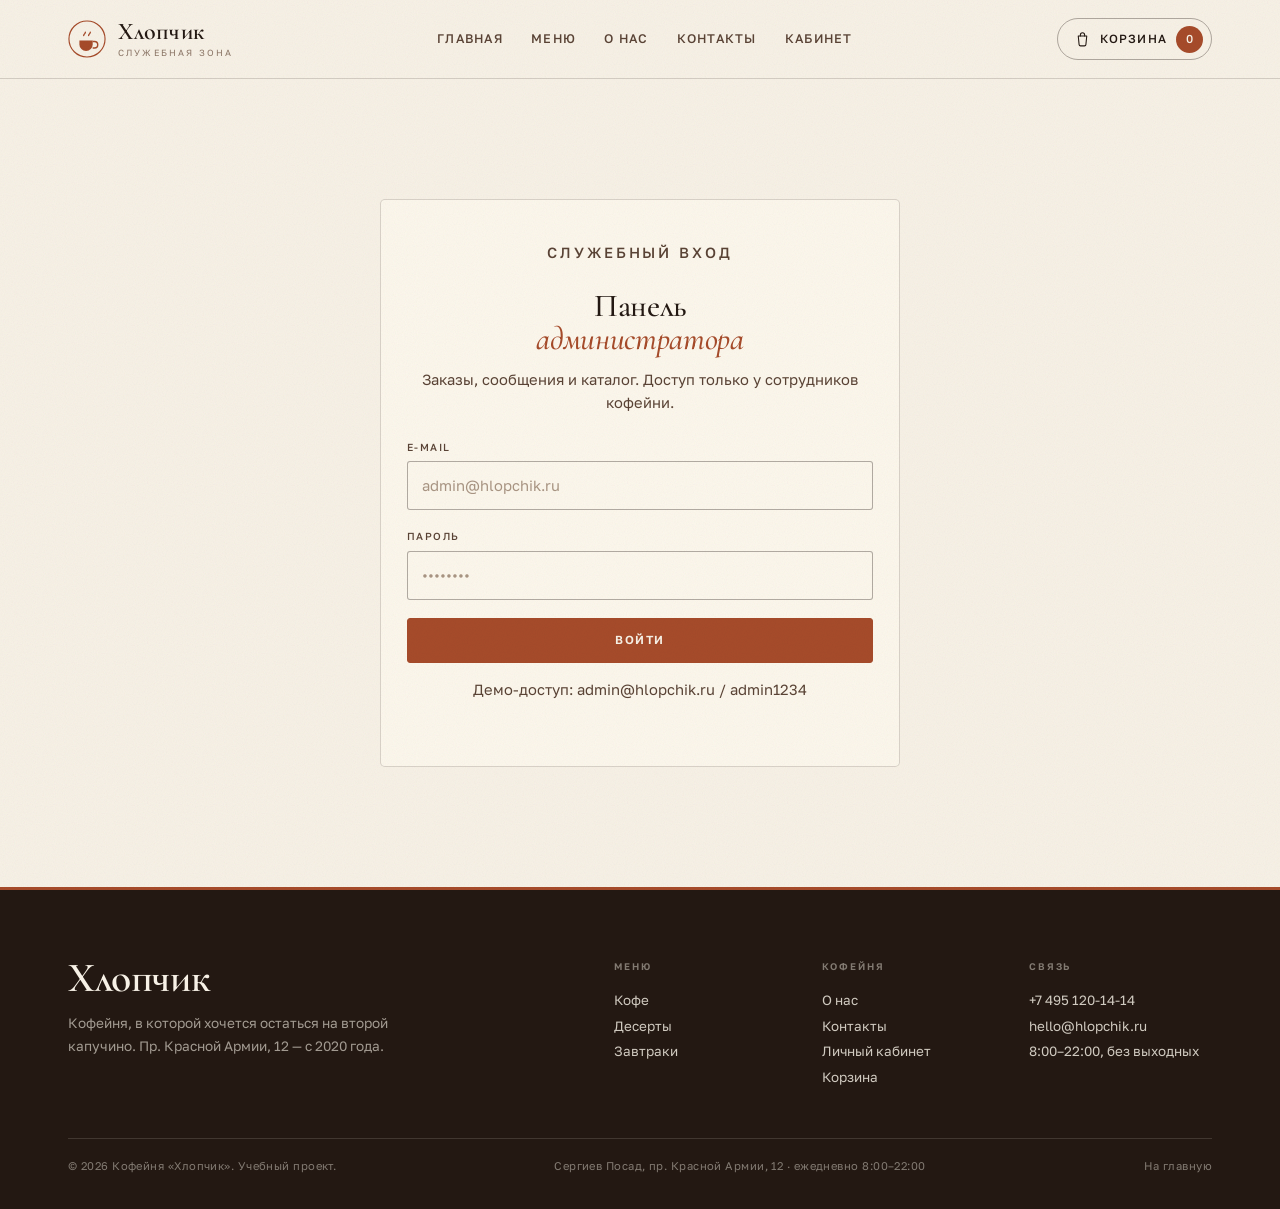
<file: admin.html>
<!doctype html>
<html lang="ru">
<head>
  <meta charset="utf-8">
  <meta name="viewport" content="width=device-width, initial-scale=1">
  <title>Администрирование — кофейня «Хлопчик»</title>
  <meta name="robots" content="noindex">
  <link rel="stylesheet" href="css/style.css">
</head>
<body data-page="admin">

<a class="skip" href="#main">Перейти к содержимому</a>

<header class="head" id="head">
  <div class="wrap head__in">
    <a class="brand" href="index.html" aria-label="Хлопчик — на главную">
      <svg class="brand__mark" viewBox="0 0 40 40" aria-hidden="true">
        <circle cx="20" cy="20" r="19" fill="none" stroke="currentColor" stroke-width="1.2"/>
        <path d="M12 21.5h14v4.2a7 7 0 0 1-7 7 7 7 0 0 1-7-7v-4.2Z" fill="currentColor"/>
        <path d="M26 22.6h1.9a3.4 3.4 0 0 1 0 6.8H26" fill="none" stroke="currentColor" stroke-width="1.5"/>
        <path d="M16.5 16.4c0-1.8 1.8-1.8 1.8-3.6M21.7 16.4c0-1.8 1.8-1.8 1.8-3.6" fill="none" stroke="currentColor" stroke-width="1.4" stroke-linecap="round"/>
      </svg>
      <span class="brand__text">
        <span class="brand__name">Хлопчик</span>
        <span class="brand__sub">служебная зона</span>
      </span>
    </a>

    <nav class="nav" id="nav" aria-label="Основная навигация">
      <a href="index.html" data-nav="home">Главная</a>
      <a href="menu.html" data-nav="menu">Меню</a>
      <a href="about.html" data-nav="about">О нас</a>
      <a href="contacts.html" data-nav="contacts">Контакты</a>
      <a href="account.html" data-nav="account">Кабинет</a>
    </nav>

    <div class="head__actions">
      <a class="cart-pill" href="cart.html" aria-label="Корзина">
        <svg viewBox="0 0 24 24" fill="none" stroke="currentColor" stroke-width="1.5" aria-hidden="true">
          <path d="M6 7h12l-1.2 12.2a2 2 0 0 1-2 1.8H9.2a2 2 0 0 1-2-1.8L6 7Z" stroke-linejoin="round"/>
          <path d="M9 7V5.6A3 3 0 0 1 12 2.6a3 3 0 0 1 3 3V7" stroke-linecap="round"/>
        </svg>
        <span class="cart-pill__label">Корзина</span>
        <span class="cart-pill__count" data-cart-count>0</span>
      </a>
      <button class="burger" id="burger" aria-label="Открыть меню" aria-expanded="false" aria-controls="nav">
        <span></span><span></span><span></span>
      </button>
    </div>
  </div>
</header>

<main id="main">

  <!-- ЗАЩИТА: вход администратора -->
  <div class="wrap" id="admin-guard">
    <div class="admin-guard">
      <p class="eyebrow eyebrow--plain" style="justify-content:center">Служебный вход</p>
      <h1>Панель<br><em>администратора</em></h1>
      <p>Заказы, сообщения и каталог. Доступ только у сотрудников кофейни.</p>

      <div id="guard-signed-out">
        <form class="form" id="admin-login" novalidate>
          <div class="alert" id="admin-alert" role="alert"></div>
          <div class="field" data-field="email">
            <label for="adm-email">E-mail</label>
            <input class="input" id="adm-email" name="email" type="email" autocomplete="username" placeholder="admin@hlopchik.ru">
            <span class="field__err"></span>
          </div>
          <div class="field" data-field="password">
            <label for="adm-password">Пароль</label>
            <input class="input" id="adm-password" name="password" type="password" autocomplete="current-password" placeholder="••••••••">
            <span class="field__err"></span>
          </div>
          <button class="btn btn--rust btn--block" type="submit">Войти</button>
        </form>
        <p class="small muted" style="margin-top:16px">Демо-доступ: admin@hlopchik.ru / admin1234</p>
      </div>

      <div id="guard-signed-in" hidden>
        <p style="margin-bottom:20px">Вы вошли как <b id="guard-name">—</b>, но у аккаунта нет прав администратора.</p>
        <div class="row" style="justify-content:center;flex-wrap:wrap">
          <button class="btn btn--ghost" id="guard-logout" type="button">Выйти</button>
          <a class="btn btn--rust" href="account.html">В личный кабинет</a>
        </div>
      </div>
    </div>
  </div>

  <!-- ПАНЕЛЬ -->
  <section id="admin-app" hidden>
    <div class="wrap admin-head">
      <div>
        <p class="eyebrow">Хлопчик · служебная зона</p>
        <h1>Смена <em>на сегодня</em></h1>
      </div>
      <div class="admin-user">
        <b id="admin-name">—</b>
        <span id="admin-mail">—</span>
      </div>
    </div>

    <div class="wrap">
      <div class="admin-stats">
        <div class="admin-stat"><span>Выручка</span><b id="stat-revenue">0 ₽</b></div>
        <div class="admin-stat"><span>Средний чек</span><b id="stat-average">0 ₽</b></div>
        <div class="admin-stat"><span>Заказов</span><b id="stat-orders">0</b></div>
        <div class="admin-stat"><span>Непрочитанных</span><b id="stat-unread">0</b></div>
      </div>
    </div>

    <div class="wrap">
      <div class="admin-tabs" role="tablist" aria-label="Разделы панели">
        <button class="admin-tab" id="atab-orders" role="tab" data-tab="orders" aria-selected="true" aria-controls="tab-orders">
          Заказы <b id="count-orders">0</b>
        </button>
        <button class="admin-tab" id="atab-messages" role="tab" data-tab="messages" aria-selected="false" aria-controls="tab-messages">
          Сообщения <b id="count-messages">0</b>
        </button>
        <button class="admin-tab" id="atab-products" role="tab" data-tab="products" aria-selected="false" aria-controls="tab-products">
          Товары
        </button>
      </div>
    </div>

    <div class="wrap admin-body">

      <!-- заказы -->
      <div class="panel" id="tab-orders" role="tabpanel" aria-labelledby="atab-orders">
        <div class="admin-toolbar">
          <p>Новые заказы сверху. Статус меняется прямо в таблице — гость увидит его в личном кабинете.</p>
        </div>
        <div class="table-wrap">
          <table class="table">
            <thead>
              <tr>
                <th>Заказ</th>
                <th>Дата</th>
                <th>Клиент</th>
                <th>Состав</th>
                <th>Сумма</th>
                <th>Получение</th>
                <th>Статус</th>
              </tr>
            </thead>
            <tbody id="admin-orders-body"></tbody>
          </table>
        </div>
        <div class="empty" id="admin-orders-empty" hidden>
          <h3>Заказов пока нет</h3>
          <p>Как только гость оформит заказ, он появится здесь.</p>
        </div>
      </div>

      <!-- сообщения -->
      <div class="panel" id="tab-messages" role="tabpanel" aria-labelledby="atab-messages" hidden>
        <div class="admin-toolbar">
          <p>Обращения из формы на странице «Контакты».</p>
        </div>
        <div id="admin-messages"></div>
        <div class="empty" id="admin-messages-empty" hidden>
          <h3>Сообщений нет</h3>
          <p>Пока тихо — видимо, всем всё нравится.</p>
        </div>
      </div>

      <!-- товары -->
      <div class="panel" id="tab-products" role="tabpanel" aria-labelledby="atab-products" hidden>
        <div class="admin-toolbar">
          <p>Базовый каталог — в <code>js/data.js</code>, изменения сохраняются в localStorage.</p>
          <div class="admin-actions">
            <button class="btn btn--ghost btn--sm" id="reset-products" type="button">Сбросить каталог</button>
            <button class="btn btn--rust btn--sm" id="add-product" type="button">Добавить товар</button>
          </div>
        </div>
        <div class="table-wrap">
          <table class="table admin-products">
            <thead>
              <tr>
                <th>Фото</th>
                <th>Название</th>
                <th>Категория</th>
                <th>Цена</th>
                <th>Действия</th>
              </tr>
            </thead>
            <tbody id="admin-products-body"></tbody>
          </table>
        </div>
      </div>

    </div>
  </section>
</main>

<!-- РЕДАКТОР ТОВАРА -->
<div class="modal" id="product-modal" aria-hidden="true">
  <div class="modal__backdrop" data-close></div>
  <div class="modal__panel" role="dialog" aria-modal="true" aria-labelledby="product-modal-title">
    <button class="modal__x" type="button" data-close aria-label="Закрыть">×</button>
    <p class="eyebrow">Каталог</p>
    <h2 class="modal__title" id="product-modal-title">Новый товар</h2>

    <form class="form" id="product-form" novalidate>
      <input type="hidden" name="id">
      <div class="form__grid">
        <div class="field form__full" data-field="title">
          <label for="pr-title">Название</label>
          <input class="input" id="pr-title" name="title" type="text" placeholder="Например: Флэт уайт">
          <span class="field__err"></span>
        </div>
        <div class="field" data-field="category">
          <label for="pr-category">Категория</label>
          <select class="select" id="pr-category" name="category"></select>
          <span class="field__err"></span>
        </div>
        <div class="field" data-field="price">
          <label for="pr-price">Цена, ₽</label>
          <input class="input" id="pr-price" name="price" type="number" min="0" step="10" placeholder="260">
          <span class="field__err"></span>
        </div>
        <div class="field form__full" data-field="description">
          <label for="pr-desc">Описание</label>
          <textarea class="textarea" id="pr-desc" name="description" placeholder="Коротко: вкус, состав, почему стоит взять"></textarea>
          <span class="field__err"></span>
        </div>
        <div class="field" data-field="badge">
          <label for="pr-badge">Метка <span class="muted">(необязательно)</span></label>
          <input class="input" id="pr-badge" name="badge" type="text" placeholder="новинка">
        </div>
        <div class="field form__full" data-field="image">
          <label for="pr-image">Фото <span class="muted">(путь к файлу или ссылка)</span></label>
          <input class="input" id="pr-image" name="image" type="text" placeholder="images/menu/latte.jpg">
          <span class="field__hint">Если оставить пустым, в карточке будет заглушка <code>images/menu/placeholder.jpg</code>.</span>
        </div>
      </div>
      <div class="form__foot">
        <button class="btn btn--rust" type="submit">Сохранить</button>
        <span class="form__notice">Товар сразу появится в меню и в корзине.</span>
      </div>
    </form>
  </div>
</div>

<footer class="foot">
  <div class="wrap">
    <div class="foot__top">
      <div class="foot__brand">
        <p class="foot__word">Хлопчик</p>
        <p class="foot__tag">Кофейня, в которой хочется остаться на второй капучино. Пр. Красной Армии, 12 — с 2020 года.</p>
      </div>
      <div class="foot__cols">
        <div class="foot__col">
          <h3>Меню</h3>
          <a href="menu.html#coffee">Кофе</a>
          <a href="menu.html#desserts">Десерты</a>
          <a href="menu.html#breakfast">Завтраки</a>
        </div>
        <div class="foot__col">
          <h3>Кофейня</h3>
          <a href="about.html">О нас</a>
          <a href="contacts.html">Контакты</a>
          <a href="account.html">Личный кабинет</a>
          <a href="cart.html">Корзина</a>
        </div>
        <div class="foot__col">
          <h3>Связь</h3>
          <a href="tel:+74951201414">+7 495 120-14-14</a>
          <a href="mailto:hello@hlopchik.ru">hello@hlopchik.ru</a>
          <span>8:00–22:00, без выходных</span>
        </div>
      </div>
    </div>
    <div class="foot__bottom">
      <span>© 2026 Кофейня «Хлопчик». Учебный проект.</span>
      <span>Сергиев Посад, пр. Красной Армии, 12 · ежедневно 8:00–22:00</span>
      <a href="index.html">На главную</a>
    </div>
  </div>
</footer>

<div class="toasts" id="toasts" aria-live="polite" aria-atomic="false"></div>

<script src="js/data.js"></script>
<script src="js/store.js"></script>
<script src="js/app.js"></script>
</body>
</html>
</file>
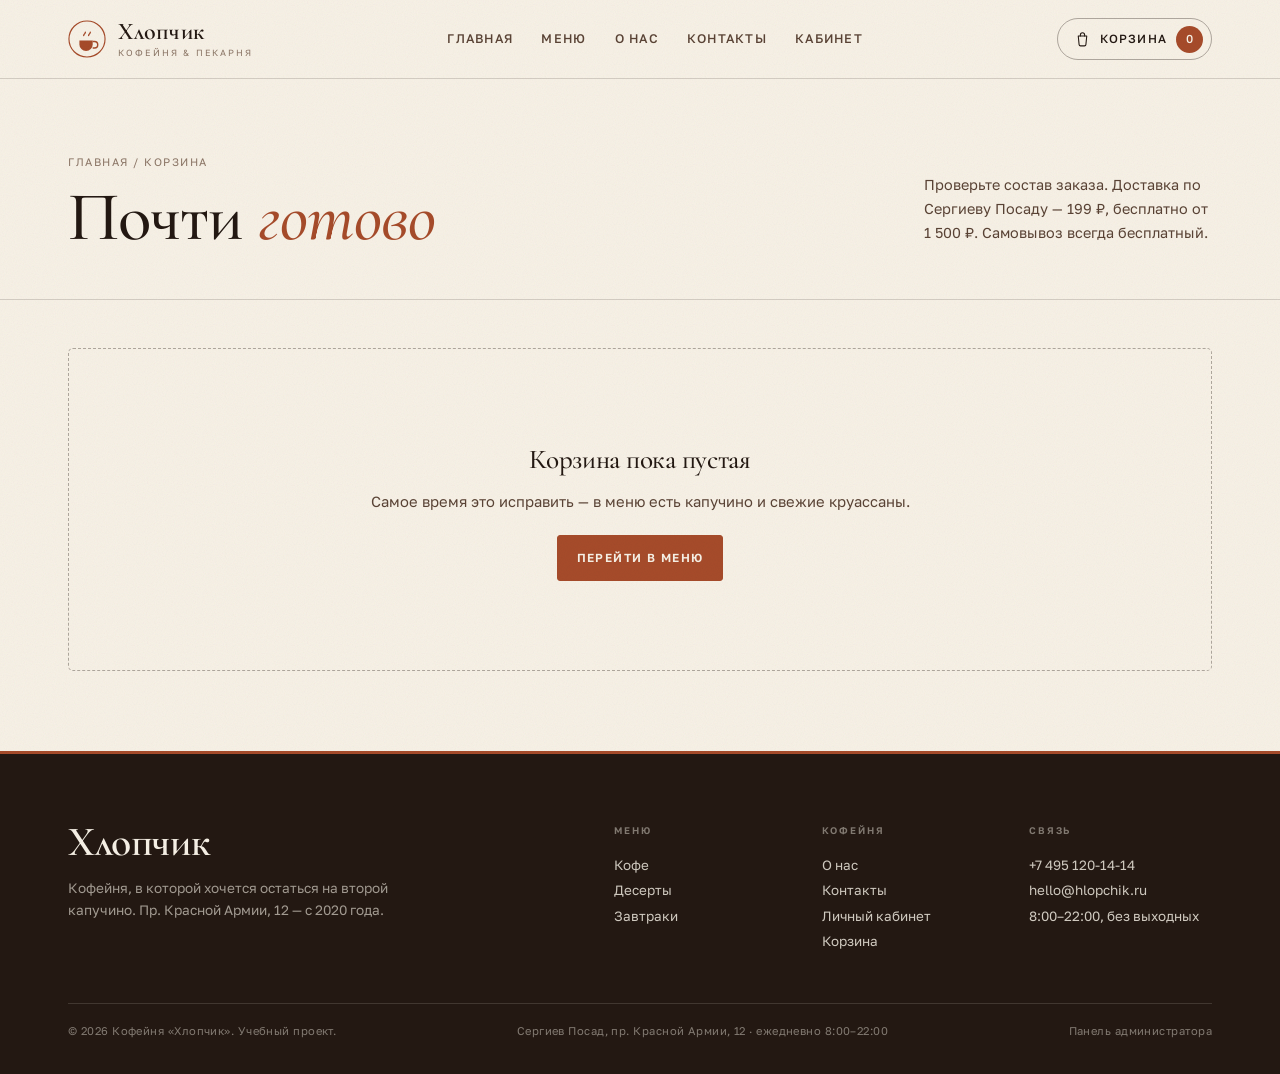
<file: cart.html>
<!doctype html>
<html lang="ru">
<head>
  <meta charset="utf-8">
  <meta name="viewport" content="width=device-width, initial-scale=1">
  <title>Корзина — кофейня «Хлопчик»</title>
  <meta name="description" content="Ваш заказ в кофейне «Хлопчик»: проверьте состав, выберите доставку или самовывоз и оформите заказ.">
  <link rel="stylesheet" href="css/style.css">
</head>
<body data-page="cart">

<a class="skip" href="#main">Перейти к содержимому</a>

<header class="head" id="head">
  <div class="wrap head__in">
    <a class="brand" href="index.html" aria-label="Хлопчик — на главную">
      <svg class="brand__mark" viewBox="0 0 40 40" aria-hidden="true">
        <circle cx="20" cy="20" r="19" fill="none" stroke="currentColor" stroke-width="1.2"/>
        <path d="M12 21.5h14v4.2a7 7 0 0 1-7 7 7 7 0 0 1-7-7v-4.2Z" fill="currentColor"/>
        <path d="M26 22.6h1.9a3.4 3.4 0 0 1 0 6.8H26" fill="none" stroke="currentColor" stroke-width="1.5"/>
        <path d="M16.5 16.4c0-1.8 1.8-1.8 1.8-3.6M21.7 16.4c0-1.8 1.8-1.8 1.8-3.6" fill="none" stroke="currentColor" stroke-width="1.4" stroke-linecap="round"/>
      </svg>
      <span class="brand__text">
        <span class="brand__name">Хлопчик</span>
        <span class="brand__sub">кофейня &amp; пекарня</span>
      </span>
    </a>

    <nav class="nav" id="nav" aria-label="Основная навигация">
      <a href="index.html" data-nav="home">Главная</a>
      <a href="menu.html" data-nav="menu">Меню</a>
      <a href="about.html" data-nav="about">О нас</a>
      <a href="contacts.html" data-nav="contacts">Контакты</a>
      <a href="account.html" data-nav="account">Кабинет</a>
    </nav>

    <div class="head__actions">
      <a class="cart-pill" href="cart.html" aria-label="Корзина">
        <svg viewBox="0 0 24 24" fill="none" stroke="currentColor" stroke-width="1.5" aria-hidden="true">
          <path d="M6 7h12l-1.2 12.2a2 2 0 0 1-2 1.8H9.2a2 2 0 0 1-2-1.8L6 7Z" stroke-linejoin="round"/>
          <path d="M9 7V5.6A3 3 0 0 1 12 2.6a3 3 0 0 1 3 3V7" stroke-linecap="round"/>
        </svg>
        <span class="cart-pill__label">Корзина</span>
        <span class="cart-pill__count" data-cart-count>0</span>
      </a>
      <button class="burger" id="burger" aria-label="Открыть меню" aria-expanded="false" aria-controls="nav">
        <span></span><span></span><span></span>
      </button>
    </div>
  </div>
</header>

<main id="main">
  <div class="page-head">
    <div class="wrap page-head__in">
      <div>
        <p class="crumbs"><a href="index.html">Главная</a> / Корзина</p>
        <h1>Почти <em>готово</em></h1>
      </div>
      <p class="page-head__aside">Проверьте состав заказа. Доставка по Сергиеву Посаду — 199 ₽, бесплатно от 1 500 ₽. Самовывоз всегда бесплатный.</p>
    </div>
  </div>

  <div class="wrap">
    <div class="cart-layout" id="cart-layout">
      <div>
        <div class="cart-list" id="cart-list"></div>
        <p class="small muted" style="margin-top:18px">Количество можно изменить в любой момент — итог пересчитается автоматически. Позицию легко убрать, нажав «Удалить».</p>
      </div>

      <aside class="summary" id="cart-summary">
        <h2 class="summary__title">Ваш заказ</h2>

        <div class="seg" role="radiogroup" aria-label="Способ получения">
          <label>
            <input type="radio" name="method" value="delivery" checked>
            <span>Доставка</span>
          </label>
          <label>
            <input type="radio" name="method" value="pickup">
            <span>Самовывоз</span>
          </label>
        </div>

        <dl class="summary__rows">
          <div><dt>Товары</dt><dd id="sum-subtotal">0 ₽</dd></div>
          <div><dt id="sum-delivery-label">Доставка</dt><dd id="sum-delivery">—</dd></div>
        </dl>

        <div class="summary__total">
          <span>Итого</span>
          <strong id="sum-total">0 ₽</strong>
        </div>

        <button class="btn btn--rust btn--block summary__cta" id="checkout-open" type="button">Оформить заказ</button>
        <p class="summary__note" id="summary-note">Бесплатная доставка от 1 500 ₽. Оплата при получении или картой на месте.</p>
      </aside>
    </div>

    <div class="empty" id="cart-empty" hidden style="margin-block:48px 80px">
      <h3>Корзина пока пустая</h3>
      <p>Самое время это исправить — в меню есть капучино и свежие круассаны.</p>
      <a class="btn btn--rust" href="menu.html">Перейти в меню</a>
    </div>
  </div>
</main>

<!-- ОФОРМЛЕНИЕ ЗАКАЗА -->
<div class="modal" id="checkout" aria-hidden="true">
  <div class="modal__backdrop" data-close></div>
  <div class="modal__panel" role="dialog" aria-modal="true" aria-labelledby="checkout-title">
    <button class="modal__x" type="button" data-close aria-label="Закрыть">×</button>

    <div id="checkout-wrap">
      <p class="eyebrow">Последний шаг</p>
      <h2 class="modal__title" id="checkout-title">Оформление заказа</h2>

      <form class="form" id="checkout-form" novalidate>
        <div class="alert" id="checkout-alert" role="alert"></div>

        <div class="form__grid">
          <div class="field" data-field="name">
            <label for="co-name">Имя</label>
            <input class="input" id="co-name" name="name" type="text" autocomplete="name" placeholder="Как к вам обращаться">
            <span class="field__err"></span>
          </div>
          <div class="field" data-field="phone">
            <label for="co-phone">Телефон</label>
            <input class="input" id="co-phone" name="phone" type="tel" autocomplete="tel" placeholder="+7 900 000-00-00">
            <span class="field__err"></span>
          </div>
          <div class="field form__full" data-field="email">
            <label for="co-email">E-mail</label>
            <input class="input" id="co-email" name="email" type="email" autocomplete="email" placeholder="you@example.com">
            <span class="field__err"></span>
          </div>
          <div class="field form__full" data-field="address" id="co-address-field">
            <label for="co-address">Адрес доставки</label>
            <input class="input" id="co-address" name="address" type="text" autocomplete="street-address" placeholder="Улица, дом, квартира">
            <span class="field__err"></span>
          </div>
          <div class="field form__full" data-field="payment">
            <label for="co-payment">Оплата</label>
            <select class="select" id="co-payment" name="payment">
              <option value="card">Картой при получении</option>
              <option value="cash">Наличными при получении</option>
              <option value="transfer">Переводом по счёту</option>
            </select>
            <span class="field__err"></span>
          </div>
          <div class="field form__full" data-field="comment">
            <label for="co-comment">Комментарий <span class="muted">(необязательно)</span></label>
            <textarea class="textarea" id="co-comment" name="comment" placeholder="Например: позвонить за 10 минут, без сахара"></textarea>
            <span class="field__err"></span>
          </div>
        </div>

        <div class="form__foot">
          <button class="btn btn--rust" type="submit">Подтвердить заказ</button>
          <span class="form__notice">Итого: <b id="checkout-total">0 ₽</b> · способ получения: <span id="checkout-method">доставка</span></span>
        </div>
      </form>
    </div>

    <div class="success" id="checkout-done" hidden>
      <div class="success__mark">
        <svg viewBox="0 0 24 24" fill="none" stroke="currentColor" stroke-width="1.6" aria-hidden="true">
          <path d="m4 12.5 5 5L20 6.5" stroke-linecap="round" stroke-linejoin="round"/>
        </svg>
      </div>
      <h3>Заказ принят</h3>
      <p>Мы уже начали готовить. Номер заказа — <span class="success__num" id="order-number">#0000</span>. Сохраните его: по нему мы найдём вас на стойке.</p>
      <p class="small muted" style="margin-top:12px">Детали заказа появятся в личном кабинете, если вы вошли в аккаунт.</p>
      <div class="success__actions">
        <a class="btn btn--ghost" href="menu.html">Вернуться в меню</a>
        <a class="btn btn--rust" href="account.html">Личный кабинет</a>
      </div>
    </div>
  </div>
</div>

<footer class="foot">
  <div class="wrap">
    <div class="foot__top">
      <div class="foot__brand">
        <p class="foot__word">Хлопчик</p>
        <p class="foot__tag">Кофейня, в которой хочется остаться на второй капучино. Пр. Красной Армии, 12 — с 2020 года.</p>
      </div>
      <div class="foot__cols">
        <div class="foot__col">
          <h3>Меню</h3>
          <a href="menu.html#coffee">Кофе</a>
          <a href="menu.html#desserts">Десерты</a>
          <a href="menu.html#breakfast">Завтраки</a>
        </div>
        <div class="foot__col">
          <h3>Кофейня</h3>
          <a href="about.html">О нас</a>
          <a href="contacts.html">Контакты</a>
          <a href="account.html">Личный кабинет</a>
          <a href="cart.html">Корзина</a>
        </div>
        <div class="foot__col">
          <h3>Связь</h3>
          <a href="tel:+74951201414">+7 495 120-14-14</a>
          <a href="mailto:hello@hlopchik.ru">hello@hlopchik.ru</a>
          <span>8:00–22:00, без выходных</span>
        </div>
      </div>
    </div>
    <div class="foot__bottom">
      <span>© 2026 Кофейня «Хлопчик». Учебный проект.</span>
      <span>Сергиев Посад, пр. Красной Армии, 12 · ежедневно 8:00–22:00</span>
      <a href="admin.html">Панель администратора</a>
    </div>
  </div>
</footer>

<div class="toasts" id="toasts" aria-live="polite" aria-atomic="false"></div>

<script src="js/data.js"></script>
<script src="js/store.js"></script>
<script src="js/app.js"></script>
</body>
</html>
</file>
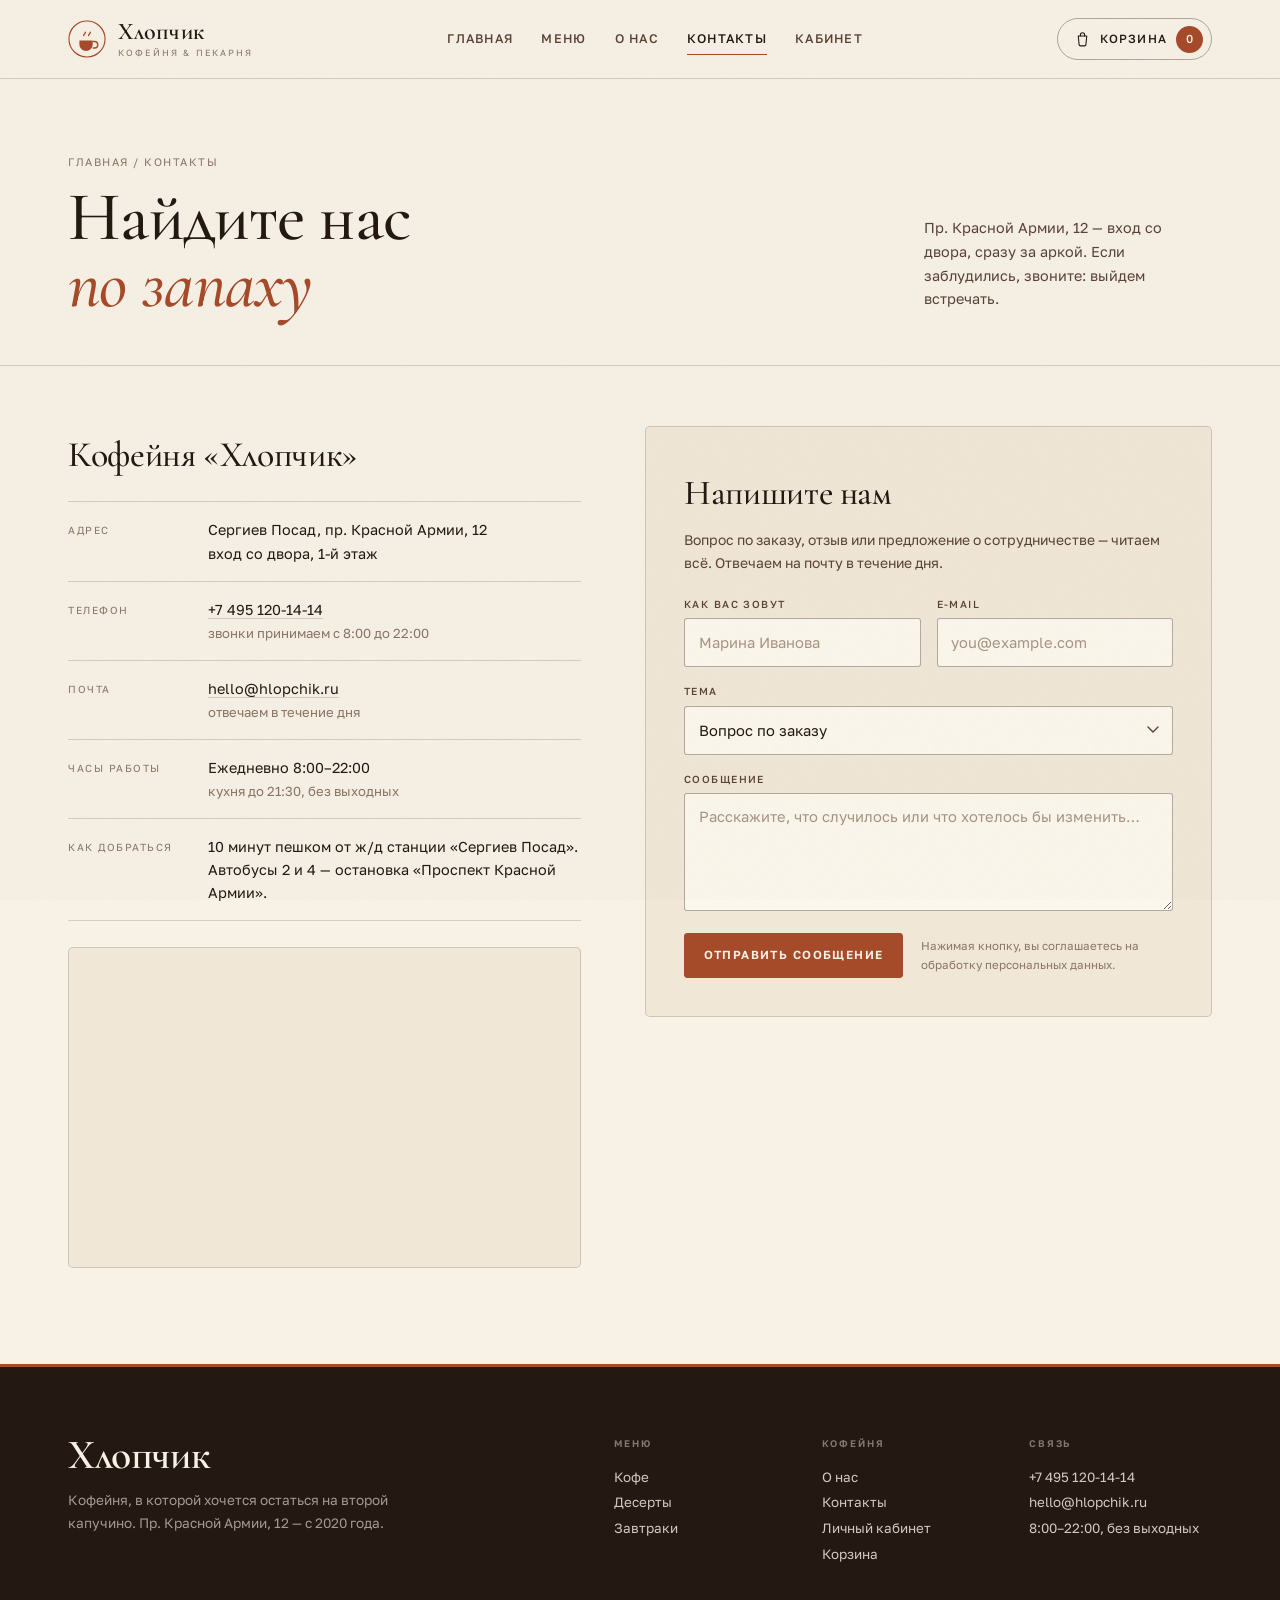
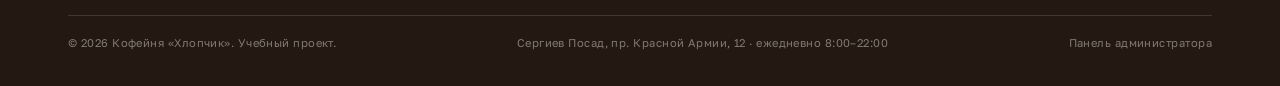
<file: contacts.html>
<!doctype html>
<html lang="ru">
<head>
  <meta charset="utf-8">
  <meta name="viewport" content="width=device-width, initial-scale=1">
  <title>Контакты — кофейня «Хлопчик»</title>
  <meta name="description" content="Адрес, телефон и часы работы кофейни «Хлопчик». Форма обратной связи для вопросов и отзывов.">
  <link rel="stylesheet" href="css/style.css">
</head>
<body data-page="contacts">

<a class="skip" href="#main">Перейти к содержимому</a>

<header class="head" id="head">
  <div class="wrap head__in">
    <a class="brand" href="index.html" aria-label="Хлопчик — на главную">
      <svg class="brand__mark" viewBox="0 0 40 40" aria-hidden="true">
        <circle cx="20" cy="20" r="19" fill="none" stroke="currentColor" stroke-width="1.2"/>
        <path d="M12 21.5h14v4.2a7 7 0 0 1-7 7 7 7 0 0 1-7-7v-4.2Z" fill="currentColor"/>
        <path d="M26 22.6h1.9a3.4 3.4 0 0 1 0 6.8H26" fill="none" stroke="currentColor" stroke-width="1.5"/>
        <path d="M16.5 16.4c0-1.8 1.8-1.8 1.8-3.6M21.7 16.4c0-1.8 1.8-1.8 1.8-3.6" fill="none" stroke="currentColor" stroke-width="1.4" stroke-linecap="round"/>
      </svg>
      <span class="brand__text">
        <span class="brand__name">Хлопчик</span>
        <span class="brand__sub">кофейня &amp; пекарня</span>
      </span>
    </a>

    <nav class="nav" id="nav" aria-label="Основная навигация">
      <a href="index.html" data-nav="home">Главная</a>
      <a href="menu.html" data-nav="menu">Меню</a>
      <a href="about.html" data-nav="about">О нас</a>
      <a href="contacts.html" data-nav="contacts">Контакты</a>
      <a href="account.html" data-nav="account">Кабинет</a>
    </nav>

    <div class="head__actions">
      <a class="cart-pill" href="cart.html" aria-label="Корзина">
        <svg viewBox="0 0 24 24" fill="none" stroke="currentColor" stroke-width="1.5" aria-hidden="true">
          <path d="M6 7h12l-1.2 12.2a2 2 0 0 1-2 1.8H9.2a2 2 0 0 1-2-1.8L6 7Z" stroke-linejoin="round"/>
          <path d="M9 7V5.6A3 3 0 0 1 12 2.6a3 3 0 0 1 3 3V7" stroke-linecap="round"/>
        </svg>
        <span class="cart-pill__label">Корзина</span>
        <span class="cart-pill__count" data-cart-count>0</span>
      </a>
      <button class="burger" id="burger" aria-label="Открыть меню" aria-expanded="false" aria-controls="nav">
        <span></span><span></span><span></span>
      </button>
    </div>
  </div>
</header>

<main id="main">
  <div class="page-head">
    <div class="wrap page-head__in">
      <div>
        <p class="crumbs"><a href="index.html">Главная</a> / Контакты</p>
        <h1>Найдите нас<br><em>по запаху</em></h1>
      </div>
      <p class="page-head__aside">Пр. Красной Армии, 12 — вход со двора, сразу за аркой. Если заблудились, звоните: выйдем встречать.</p>
    </div>
  </div>

  <div class="wrap">
    <div class="contacts-grid">

      <div class="contacts-info">
        <h2>Кофейня «Хлопчик»</h2>
        <dl class="contact-block">
          <div class="contact-row">
            <dt>Адрес</dt>
            <dd>Сергиев Посад, пр. Красной Армии, 12<br>вход со двора, 1-й этаж</dd>
          </div>
          <div class="contact-row">
            <dt>Телефон</dt>
            <dd><a href="tel:+74951201414">+7 495 120-14-14</a><br><span class="small muted">звонки принимаем с 8:00 до 22:00</span></dd>
          </div>
          <div class="contact-row">
            <dt>Почта</dt>
            <dd><a href="mailto:hello@hlopchik.ru">hello@hlopchik.ru</a><br><span class="small muted">отвечаем в течение дня</span></dd>
          </div>
          <div class="contact-row">
            <dt>Часы работы</dt>
            <dd>Ежедневно 8:00–22:00<br><span class="small muted">кухня до 21:30, без выходных</span></dd>
          </div>
          <div class="contact-row">
            <dt>Как добраться</dt>
            <dd>10 минут пешком от ж/д станции «Сергиев Посад». Автобусы 2 и 4 — остановка «Проспект Красной Армии».</dd>
          </div>
        </dl>

        <div class="map">
          <iframe
            src="https://yandex.ru/map-widget/v1/?ll=38.129028%2C56.297458&amp;z=17&amp;pt=38.129028,56.297458,pm2rdm"
            title="Карта: кофейня «Хлопчик», Сергиев Посад, пр. Красной Армии, 12"
            loading="lazy"
            allowfullscreen
            referrerpolicy="no-referrer-when-downgrade"></iframe>
        </div>
      </div>

      <div class="feedback">
        <h2>Напишите нам</h2>
        <p>Вопрос по заказу, отзыв или предложение о сотрудничестве — читаем всё. Отвечаем на почту в течение дня.</p>

        <form class="form" id="feedback-form" novalidate>
          <div class="alert" id="feedback-alert" role="alert"></div>

          <div class="form__grid">
            <div class="field" data-field="name">
              <label for="fb-name">Как вас зовут</label>
              <input class="input" id="fb-name" name="name" type="text" autocomplete="name" placeholder="Марина Иванова">
              <span class="field__err"></span>
            </div>
            <div class="field" data-field="email">
              <label for="fb-email">E-mail</label>
              <input class="input" id="fb-email" name="email" type="email" autocomplete="email" placeholder="you@example.com">
              <span class="field__err"></span>
            </div>
            <div class="field form__full" data-field="topic">
              <label for="fb-topic">Тема</label>
              <select class="select" id="fb-topic" name="topic">
                <option value="Вопрос по заказу">Вопрос по заказу</option>
                <option value="Отзыв">Отзыв</option>
                <option value="Сотрудничество">Сотрудничество</option>
                <option value="Другое">Другое</option>
              </select>
              <span class="field__err"></span>
            </div>
            <div class="field form__full" data-field="message">
              <label for="fb-message">Сообщение</label>
              <textarea class="textarea" id="fb-message" name="message" placeholder="Расскажите, что случилось или что хотелось бы изменить…"></textarea>
              <span class="field__err"></span>
            </div>
          </div>

          <div class="form__foot">
            <button class="btn btn--rust" type="submit">Отправить сообщение</button>
            <span class="form__notice">Нажимая кнопку, вы соглашаетесь на обработку персональных данных.</span>
          </div>
        </form>
      </div>

    </div>
  </div>
</main>

<footer class="foot">
  <div class="wrap">
    <div class="foot__top">
      <div class="foot__brand">
        <p class="foot__word">Хлопчик</p>
        <p class="foot__tag">Кофейня, в которой хочется остаться на второй капучино. Пр. Красной Армии, 12 — с 2020 года.</p>
      </div>
      <div class="foot__cols">
        <div class="foot__col">
          <h3>Меню</h3>
          <a href="menu.html#coffee">Кофе</a>
          <a href="menu.html#desserts">Десерты</a>
          <a href="menu.html#breakfast">Завтраки</a>
        </div>
        <div class="foot__col">
          <h3>Кофейня</h3>
          <a href="about.html">О нас</a>
          <a href="contacts.html">Контакты</a>
          <a href="account.html">Личный кабинет</a>
          <a href="cart.html">Корзина</a>
        </div>
        <div class="foot__col">
          <h3>Связь</h3>
          <a href="tel:+74951201414">+7 495 120-14-14</a>
          <a href="mailto:hello@hlopchik.ru">hello@hlopchik.ru</a>
          <span>8:00–22:00, без выходных</span>
        </div>
      </div>
    </div>
    <div class="foot__bottom">
      <span>© 2026 Кофейня «Хлопчик». Учебный проект.</span>
      <span>Сергиев Посад, пр. Красной Армии, 12 · ежедневно 8:00–22:00</span>
      <a href="admin.html">Панель администратора</a>
    </div>
  </div>
</footer>

<div class="toasts" id="toasts" aria-live="polite" aria-atomic="false"></div>

<script src="js/data.js"></script>
<script src="js/store.js"></script>
<script src="js/app.js"></script>
</body>
</html>
</file>
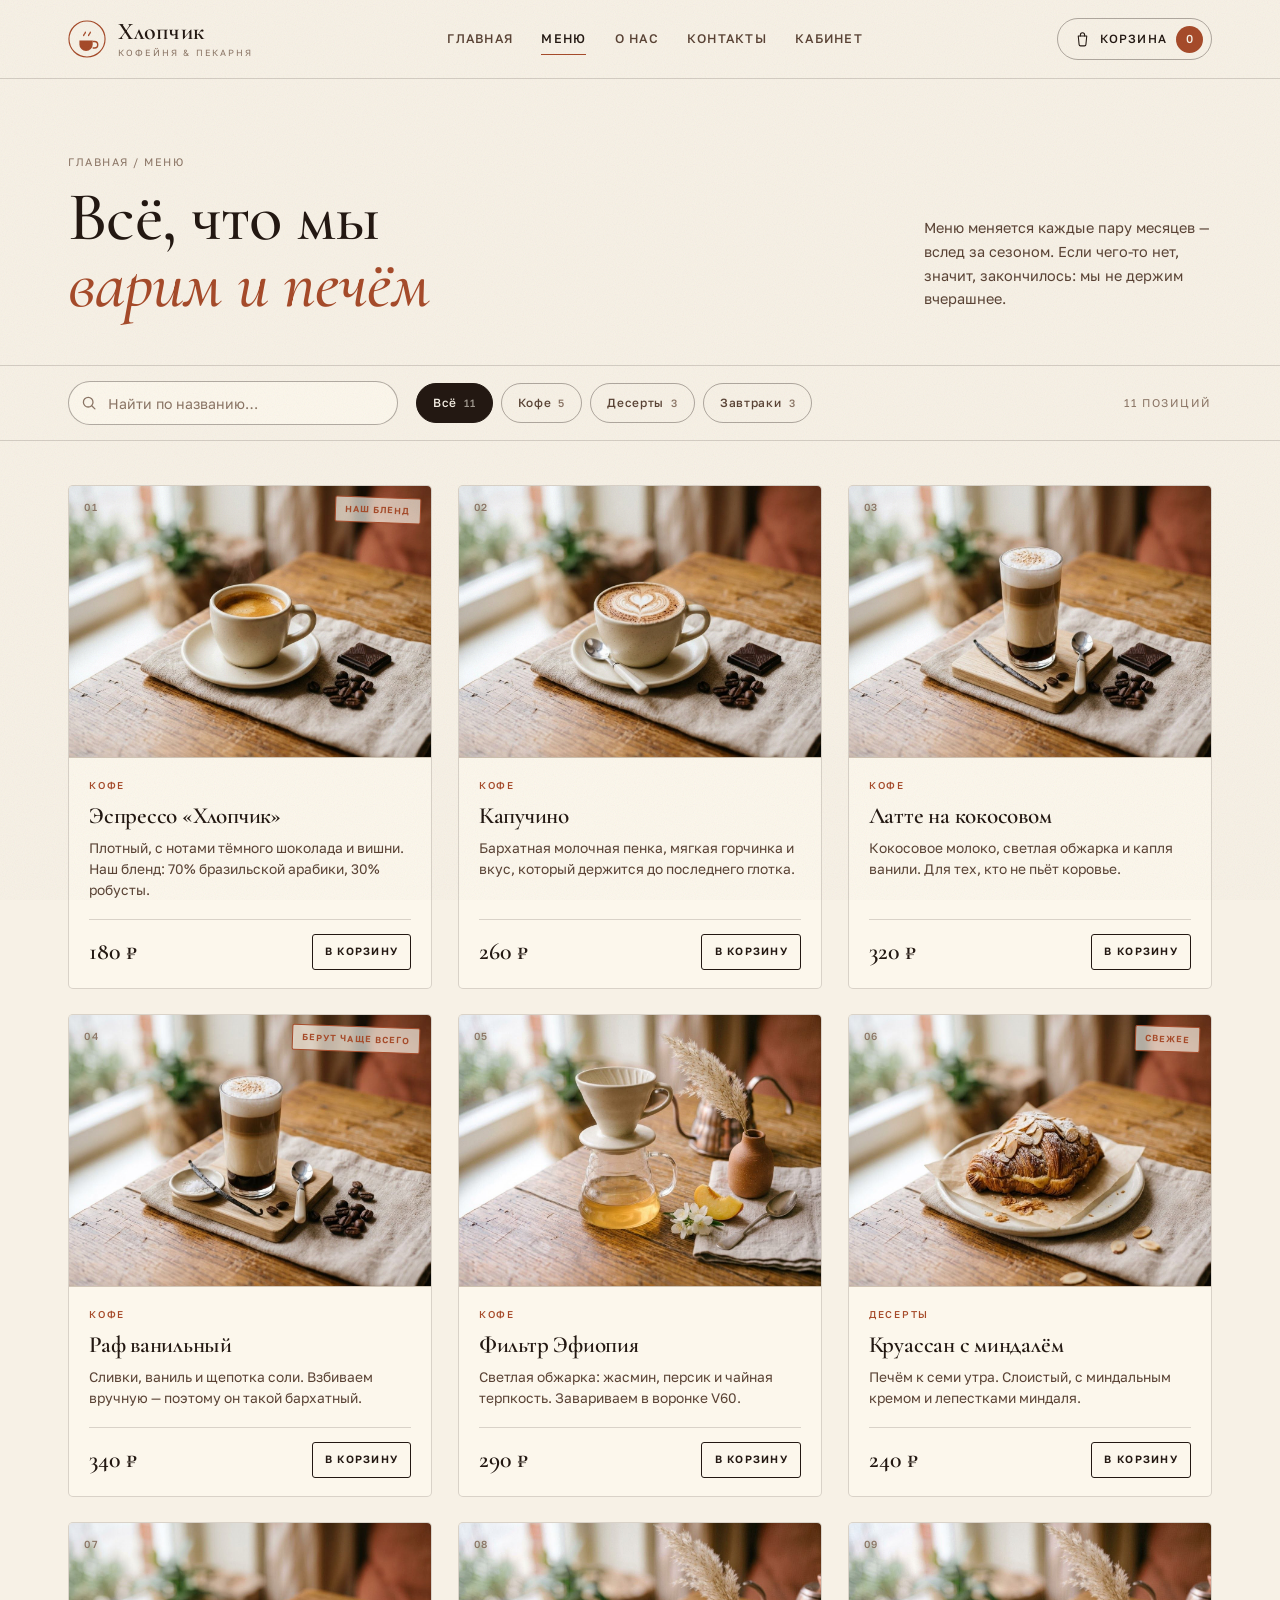
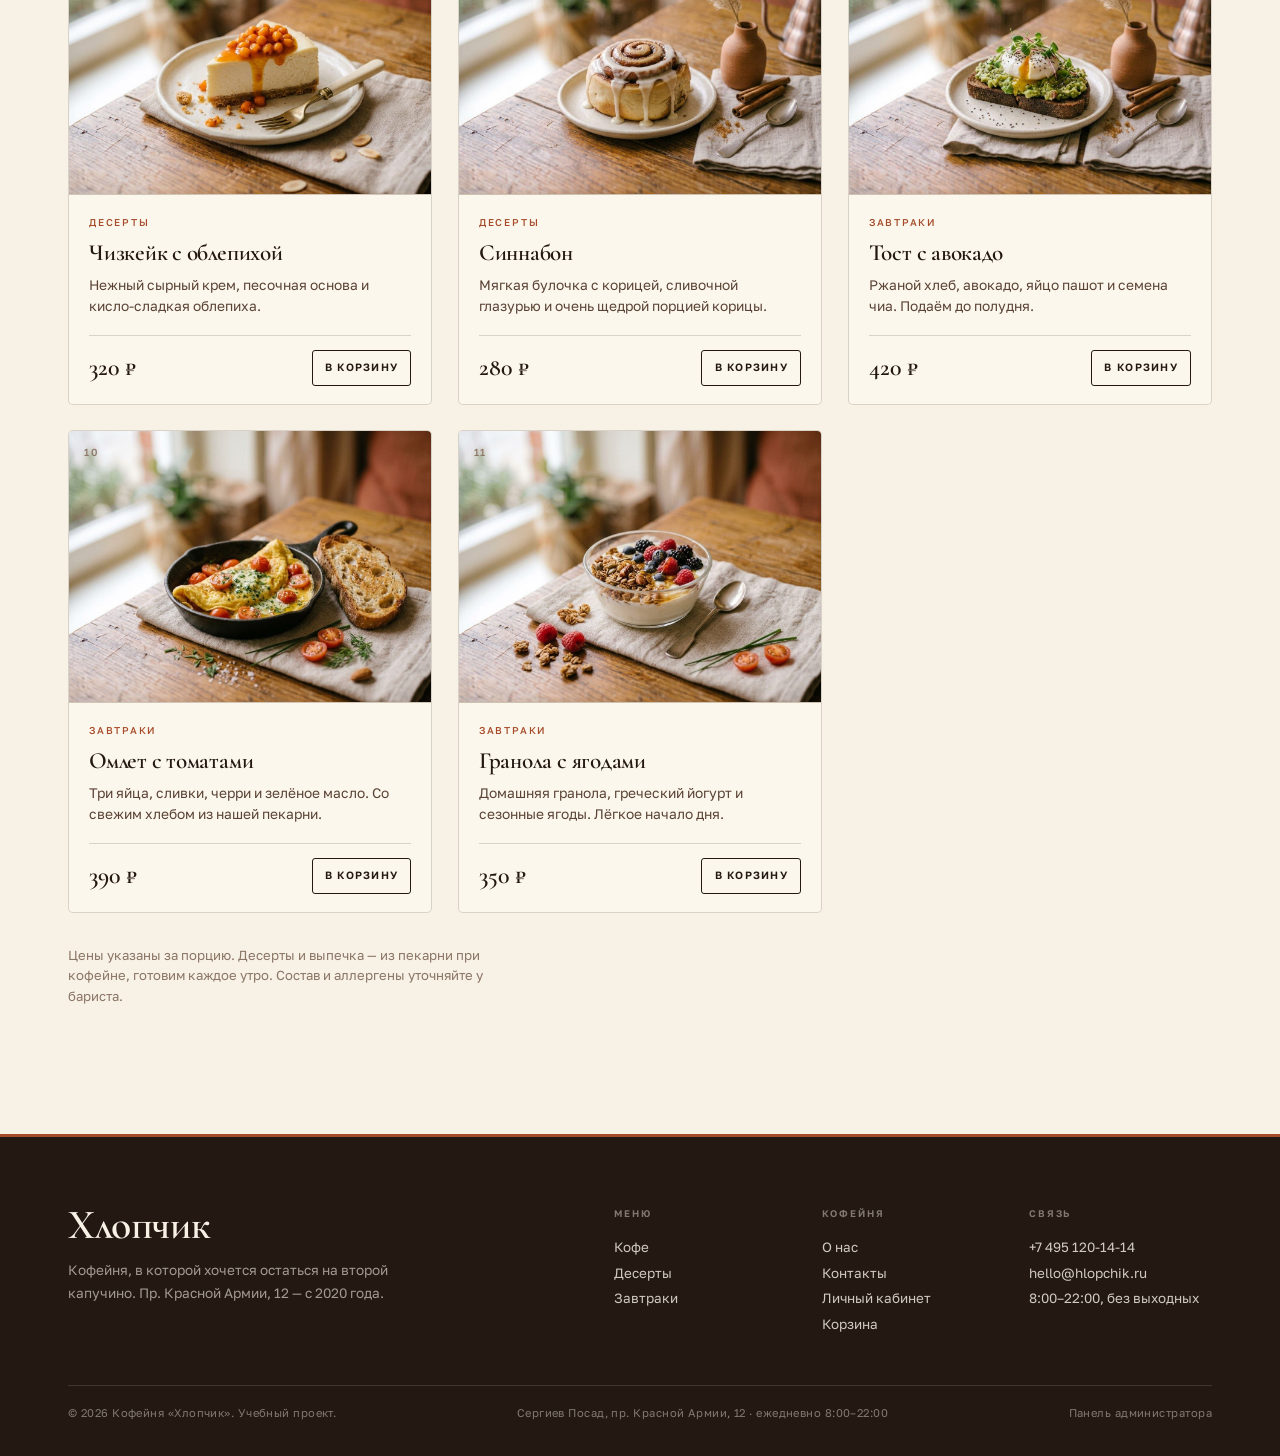
<file: menu.html>
<!doctype html>
<html lang="ru">
<head>
  <meta charset="utf-8">
  <meta name="viewport" content="width=device-width, initial-scale=1">
  <title>Меню — кофейня «Хлопчик»</title>
  <meta name="description" content="Меню кофейни «Хлопчик»: кофе, десерты и завтраки. Фильтр по категориям и поиск по названию.">
  <link rel="stylesheet" href="css/style.css">
</head>
<body data-page="menu">

<a class="skip" href="#main">Перейти к содержимому</a>

<header class="head" id="head">
  <div class="wrap head__in">
    <a class="brand" href="index.html" aria-label="Хлопчик — на главную">
      <svg class="brand__mark" viewBox="0 0 40 40" aria-hidden="true">
        <circle cx="20" cy="20" r="19" fill="none" stroke="currentColor" stroke-width="1.2"/>
        <path d="M12 21.5h14v4.2a7 7 0 0 1-7 7 7 7 0 0 1-7-7v-4.2Z" fill="currentColor"/>
        <path d="M26 22.6h1.9a3.4 3.4 0 0 1 0 6.8H26" fill="none" stroke="currentColor" stroke-width="1.5"/>
        <path d="M16.5 16.4c0-1.8 1.8-1.8 1.8-3.6M21.7 16.4c0-1.8 1.8-1.8 1.8-3.6" fill="none" stroke="currentColor" stroke-width="1.4" stroke-linecap="round"/>
      </svg>
      <span class="brand__text">
        <span class="brand__name">Хлопчик</span>
        <span class="brand__sub">кофейня &amp; пекарня</span>
      </span>
    </a>

    <nav class="nav" id="nav" aria-label="Основная навигация">
      <a href="index.html" data-nav="home">Главная</a>
      <a href="menu.html" data-nav="menu">Меню</a>
      <a href="about.html" data-nav="about">О нас</a>
      <a href="contacts.html" data-nav="contacts">Контакты</a>
      <a href="account.html" data-nav="account">Кабинет</a>
    </nav>

    <div class="head__actions">
      <a class="cart-pill" href="cart.html" aria-label="Корзина">
        <svg viewBox="0 0 24 24" fill="none" stroke="currentColor" stroke-width="1.5" aria-hidden="true">
          <path d="M6 7h12l-1.2 12.2a2 2 0 0 1-2 1.8H9.2a2 2 0 0 1-2-1.8L6 7Z" stroke-linejoin="round"/>
          <path d="M9 7V5.6A3 3 0 0 1 12 2.6a3 3 0 0 1 3 3V7" stroke-linecap="round"/>
        </svg>
        <span class="cart-pill__label">Корзина</span>
        <span class="cart-pill__count" data-cart-count>0</span>
      </a>
      <button class="burger" id="burger" aria-label="Открыть меню" aria-expanded="false" aria-controls="nav">
        <span></span><span></span><span></span>
      </button>
    </div>
  </div>
</header>

<main id="main">
  <div class="page-head">
    <div class="wrap page-head__in">
      <div>
        <p class="crumbs"><a href="index.html">Главная</a> / Меню</p>
        <h1>Всё, что мы<br><em>варим и печём</em></h1>
      </div>
      <p class="page-head__aside">Меню меняется каждые пару месяцев — вслед за сезоном. Если чего-то нет, значит, закончилось: мы не держим вчерашнее.</p>
    </div>
  </div>

  <div class="toolbar">
    <div class="wrap toolbar__in">
      <div class="search">
        <svg viewBox="0 0 20 20" fill="none" stroke="currentColor" stroke-width="1.6" aria-hidden="true">
          <circle cx="9" cy="9" r="6"/><path d="m13.4 13.4 4 4" stroke-linecap="round"/>
        </svg>
        <label class="sr-only" for="menu-search">Поиск по названию</label>
        <input id="menu-search" type="search" placeholder="Найти по названию…" autocomplete="off">
      </div>
      <div class="pills" id="menu-filters" role="group" aria-label="Категории меню"></div>
      <span class="toolbar__count" id="menu-count"></span>
    </div>
  </div>

  <section class="wrap" aria-label="Список товаров">
    <div class="grid grid--3 menu-grid" id="menu-grid"></div>

    <div class="empty" id="menu-empty" hidden>
      <h3>Ничего не нашлось</h3>
      <p>Попробуйте другое название или сбросьте фильтры — в меню точно есть что-то тёплое.</p>
      <button class="btn btn--ghost" id="menu-reset" type="button">Показать всё меню</button>
    </div>

    <p class="small muted" style="margin-top:32px;max-width:52ch">Цены указаны за порцию. Десерты и выпечка — из пекарни при кофейне, готовим каждое утро. Состав и аллергены уточняйте у бариста.</p>
  </section>

  <div class="wrap section--tight"></div>
</main>

<footer class="foot">
  <div class="wrap">
    <div class="foot__top">
      <div class="foot__brand">
        <p class="foot__word">Хлопчик</p>
        <p class="foot__tag">Кофейня, в которой хочется остаться на второй капучино. Пр. Красной Армии, 12 — с 2020 года.</p>
      </div>
      <div class="foot__cols">
        <div class="foot__col">
          <h3>Меню</h3>
          <a href="menu.html#coffee">Кофе</a>
          <a href="menu.html#desserts">Десерты</a>
          <a href="menu.html#breakfast">Завтраки</a>
        </div>
        <div class="foot__col">
          <h3>Кофейня</h3>
          <a href="about.html">О нас</a>
          <a href="contacts.html">Контакты</a>
          <a href="account.html">Личный кабинет</a>
          <a href="cart.html">Корзина</a>
        </div>
        <div class="foot__col">
          <h3>Связь</h3>
          <a href="tel:+74951201414">+7 495 120-14-14</a>
          <a href="mailto:hello@hlopchik.ru">hello@hlopchik.ru</a>
          <span>8:00–22:00, без выходных</span>
        </div>
      </div>
    </div>
    <div class="foot__bottom">
      <span>© 2026 Кофейня «Хлопчик». Учебный проект.</span>
      <span>Сергиев Посад, пр. Красной Армии, 12 · ежедневно 8:00–22:00</span>
      <a href="admin.html">Панель администратора</a>
    </div>
  </div>
</footer>

<div class="toasts" id="toasts" aria-live="polite" aria-atomic="false"></div>

<script src="js/data.js"></script>
<script src="js/store.js"></script>
<script src="js/app.js"></script>
</body>
</html>
</file>
<file: css/style.css>
@import url('https://fonts.googleapis.com/css2?family=Caveat:wght@500;600&family=Cormorant+Garamond:ital,wght@0,400;0,500;0,600;1,400;1,500&family=Golos+Text:wght@400;500;600&display=swap');

/* ============================================================
   ХЛОПЧИК — кофейня в Сергиевом Посаде
   ------------------------------------------------------------
   1.  Токены
   2.  Сброс и база
   3.  Типографика и утилиты
   4.  Шапка и навигация
   5.  Кнопки и ссылки
   6.  Главная: герой, бегущая строка
   7.  Карточки товаров
   8.  Секции главной
   9.  Заголовки внутренних страниц, панель меню
   10. Корзина
   11. Формы
   12. Личный кабинет
   13. Админ-панель
   14. Контакты
   15. О нас
   16. Подвал
   17. Модальные окна, тосты
   18. Анимации, адаптив
   ============================================================ */

/* ---------- 1. Токены --------------------------------------- */
:root {
  --paper: #F7F1E6;
  --paper-2: #F1E7D7;
  --paper-3: #E8DAC6;
  --card: #FCF7EC;

  --ink: #231812;
  --ink-2: #5A4335;
  --ink-3: #8B7565;
  --rust: #A64B2A;
  --rust-2: #8A3A1E;
  --olive: #5E6B4C;
  --gold: #C2913F;

  --line: rgba(35, 24, 18, .16);
  --line-strong: rgba(35, 24, 18, .34);

  --serif: "Cormorant Garamond", "Times New Roman", Georgia, serif;
  --sans: "Golos Text", "Segoe UI", system-ui, -apple-system, sans-serif;
  --hand: "Caveat", "Segoe Script", cursive;

  --wrap: 1240px;
  --head-h: 78px;
  --radius: 5px;

  --ease: cubic-bezier(.22, .61, .36, 1);
}

/* ---------- 2. Сброс и база --------------------------------- */
*,
*::before,
*::after { box-sizing: border-box; }

html { scroll-behavior: smooth; }

body {
  margin: 0;
  background: var(--paper);
  color: var(--ink);
  font-family: var(--sans);
  font-size: 16px;
  line-height: 1.6;
  -webkit-font-smoothing: antialiased;
  text-rendering: optimizeLegibility;
  overflow-x: hidden;
  display: flex;
  flex-direction: column;
  min-height: 100vh;
}

main { flex: 1 0 auto; }

/* бумажное зерно поверх всего — без «стекла» и градиентов */
body::after {
  content: "";
  position: fixed;
  inset: 0;
  z-index: 1000;
  pointer-events: none;
  opacity: .5;
  mix-blend-mode: multiply;
  background-image: url("data:image/svg+xml,%3Csvg xmlns='http://www.w3.org/2000/svg' width='160' height='160'%3E%3Cfilter id='n'%3E%3CfeTurbulence type='fractalNoise' baseFrequency='.9' numOctaves='3' stitchTiles='stitch'/%3E%3C/filter%3E%3Crect width='160' height='160' filter='url(%23n)' opacity='.16'/%3E%3C/svg%3E");
}

body.is-locked { overflow: hidden; }

img { max-width: 100%; display: block; }
svg { display: block; }
button { font: inherit; color: inherit; }
a { color: inherit; }
[hidden] { display: none !important; }
code {
  font-family: ui-monospace, "Cascadia Mono", Consolas, monospace;
  font-size: .88em;
  background: rgba(35, 24, 18, .06);
  padding: 1px 5px;
  border-radius: 2px;
}
::selection { background: var(--rust); color: var(--paper); }

:focus-visible {
  outline: 2px solid var(--rust);
  outline-offset: 3px;
}

.sr-only {
  position: absolute; width: 1px; height: 1px;
  padding: 0; margin: -1px; overflow: hidden;
  clip: rect(0 0 0 0); white-space: nowrap; border: 0;
}

.skip {
  position: fixed; left: 16px; top: -60px; z-index: 2000;
  background: var(--ink); color: var(--paper);
  padding: 10px 16px; border-radius: 3px;
  font-size: .85rem; text-decoration: none;
  transition: top .2s var(--ease);
}
.skip:focus { top: 16px; }

/* ---------- 3. Типографика и утилиты ------------------------ */
.wrap {
  width: 100%;
  max-width: var(--wrap);
  margin-inline: auto;
  padding-inline: clamp(18px, 4vw, 48px);
}

h1, h2, h3, h4 {
  font-family: var(--serif);
  font-weight: 500;
  margin: 0;
  letter-spacing: -.01em;
}

p { margin: 0; }

.eyebrow {
  display: inline-flex;
  align-items: center;
  gap: .75em;
  font-family: var(--sans);
  font-size: .68rem;
  font-weight: 500;
  letter-spacing: .2em;
  text-transform: uppercase;
  color: var(--ink-3);
}
.eyebrow::before {
  content: "";
  width: 26px;
  height: 1px;
  background: currentColor;
  opacity: .55;
}
.eyebrow--plain::before { display: none; }

.hand {
  font-family: var(--hand);
  font-size: 1.35rem;
  line-height: 1.1;
  color: var(--ink-2);
}

.lead {
  font-size: clamp(1rem, 1.25vw, 1.15rem);
  line-height: 1.65;
  color: var(--ink-2);
}

.muted { color: var(--ink-3); }
.small { font-size: .82rem; line-height: 1.55; }
.serif { font-family: var(--serif); }
.center { text-align: center; }

.section { padding-block: clamp(54px, 8vw, 112px); }
.section--tight { padding-block: clamp(38px, 5vw, 64px); }
.section--line { border-top: 1px solid var(--line); }
.band {
  background: var(--paper-2);
  border-block: 1px solid var(--line);
}

.section__head {
  display: flex;
  align-items: flex-end;
  justify-content: space-between;
  gap: 28px;
  margin-bottom: clamp(28px, 4vw, 54px);
}
.section__head > div { max-width: 640px; }
.section__title {
  font-size: clamp(1.9rem, 3.6vw, 3.1rem);
  line-height: 1.02;
  margin-top: 12px;
}
.section__link {
  flex: none;
  font-size: .74rem;
  font-weight: 500;
  letter-spacing: .12em;
  text-transform: uppercase;
  text-decoration: none;
  border-bottom: 1px solid var(--line-strong);
  padding-bottom: 6px;
  transition: color .2s, border-color .2s;
}
.section__link:hover { color: var(--rust); border-color: var(--rust); }

.grid { display: grid; gap: clamp(16px, 2vw, 28px); }
.grid--3 { grid-template-columns: repeat(3, minmax(0, 1fr)); }
.grid--2 { grid-template-columns: repeat(2, minmax(0, 1fr)); }

.stack { display: flex; flex-direction: column; }
.row { display: flex; align-items: center; gap: 12px; }

/* ---------- 4. Шапка ---------------------------------------- */
.head {
  position: sticky;
  top: 0;
  z-index: 60;
  background: var(--paper);
  border-bottom: 1px solid var(--line);
  transition: box-shadow .3s var(--ease);
}
.head.is-scrolled { box-shadow: 0 12px 30px -26px rgba(35, 24, 18, .9); }

.head__in {
  min-height: var(--head-h);
  display: flex;
  align-items: center;
  gap: 24px;
  justify-content: space-between;
}

.brand {
  display: inline-flex;
  align-items: center;
  gap: 12px;
  text-decoration: none;
  flex: none;
}
.brand__mark { width: 38px; height: 38px; color: var(--rust); flex: none; }
.brand__text { display: flex; flex-direction: column; line-height: 1; }
.brand__name {
  font-family: var(--serif);
  font-size: 1.5rem;
  font-weight: 600;
  letter-spacing: .005em;
}
.brand__sub {
  font-size: .56rem;
  letter-spacing: .24em;
  text-transform: uppercase;
  color: var(--ink-3);
  margin-top: 5px;
}

.nav { display: flex; align-items: center; gap: clamp(10px, 2.2vw, 30px); }
.nav a {
  position: relative;
  font-size: .78rem;
  font-weight: 500;
  letter-spacing: .1em;
  text-transform: uppercase;
  text-decoration: none;
  color: var(--ink-2);
  padding: 6px 0;
  transition: color .2s;
}
.nav a::after {
  content: "";
  position: absolute;
  left: 0; right: 100%;
  bottom: 0;
  height: 1px;
  background: var(--rust);
  transition: right .28s var(--ease);
}
.nav a:hover, .nav a.is-active { color: var(--ink); }
.nav a:hover::after, .nav a.is-active::after { right: 0; }

.head__actions { display: flex; align-items: center; gap: 10px; flex: none; }

.cart-pill {
  display: inline-flex;
  align-items: center;
  gap: 9px;
  height: 42px;
  padding: 0 8px 0 16px;
  border: 1px solid var(--line-strong);
  border-radius: 999px;
  text-decoration: none;
  font-size: .74rem;
  font-weight: 500;
  letter-spacing: .1em;
  text-transform: uppercase;
  transition: background .22s, color .22s, border-color .22s;
}
.cart-pill svg { width: 17px; height: 17px; }
.cart-pill:hover { background: var(--ink); color: var(--paper); border-color: var(--ink); }
.cart-pill__count {
  display: grid;
  place-items: center;
  min-width: 27px;
  height: 27px;
  padding: 0 6px;
  border-radius: 999px;
  background: var(--rust);
  color: var(--paper);
  font-size: .72rem;
  letter-spacing: 0;
  transition: transform .25s var(--ease);
}
.cart-pill__count.is-bump { animation: bump .35s var(--ease); }

.burger {
  display: none;
  width: 42px; height: 42px;
  border: 1px solid var(--line-strong);
  border-radius: 999px;
  background: transparent;
  padding: 0;
  align-items: center;
  justify-content: center;
  flex-direction: column;
  gap: 4px;
  cursor: pointer;
}
.burger span {
  display: block;
  width: 16px; height: 1.5px;
  background: var(--ink);
  transition: transform .25s var(--ease), opacity .2s;
}
.burger[aria-expanded="true"] span:first-child { transform: translateY(5.5px) rotate(45deg); }
.burger[aria-expanded="true"] span:nth-child(2) { opacity: 0; }
.burger[aria-expanded="true"] span:last-child { transform: translateY(-5.5px) rotate(-45deg); }

/* ---------- 5. Кнопки и ссылки ------------------------------ */
.btn {
  display: inline-flex;
  align-items: center;
  justify-content: center;
  gap: .6em;
  padding: 1.05em 1.6em;
  border: 1px solid var(--ink);
  border-radius: 3px;
  background: var(--ink);
  color: var(--paper);
  font-family: var(--sans);
  font-size: .73rem;
  font-weight: 600;
  letter-spacing: .12em;
  text-transform: uppercase;
  text-decoration: none;
  cursor: pointer;
  transition: background .22s, border-color .22s, color .22s, transform .18s;
}
.btn:hover { background: var(--rust); border-color: var(--rust); transform: translateY(-1px); }
.btn:active { transform: translateY(0); }
.btn--rust { background: var(--rust); border-color: var(--rust); }
.btn--rust:hover { background: var(--rust-2); border-color: var(--rust-2); }
.btn--ghost { background: transparent; color: var(--ink); }
.btn--ghost:hover { background: var(--ink); border-color: var(--ink); color: var(--paper); }
.btn--ghost-rust { background: transparent; border-color: var(--line-strong); color: var(--ink); }
.btn--ghost-rust:hover { border-color: var(--rust); background: transparent; color: var(--rust); }
.btn--sm { padding: .82em 1.15em; font-size: .66rem; }
.btn--block { width: 100%; }
.btn:disabled { opacity: .45; pointer-events: none; }

.link {
  font-size: .86rem;
  color: var(--ink-2);
  text-decoration: none;
  border-bottom: 1px solid var(--line-strong);
  padding-bottom: 2px;
  transition: color .2s, border-color .2s;
}
.link:hover { color: var(--rust); border-color: var(--rust); }

.text-btn {
  background: none;
  border: 0;
  padding: 0;
  font-size: .78rem;
  color: var(--ink-3);
  cursor: pointer;
  text-decoration: underline;
  text-underline-offset: 4px;
  transition: color .2s;
}
.text-btn:hover { color: var(--rust); }

/* ---------- 6. Главная: герой ------------------------------- */
.hero { position: relative; overflow: hidden; }
.hero__in {
  display: grid;
  grid-template-columns: 1.06fr .94fr;
  gap: clamp(28px, 5vw, 72px);
  align-items: center;
  padding-block: clamp(38px, 6vw, 84px) clamp(48px, 7vw, 96px);
}

.hero__eyebrow { margin-bottom: clamp(18px, 2.4vw, 28px); }

.hero h1 {
  font-size: clamp(2.9rem, 6.9vw, 6rem);
  line-height: .92;
  letter-spacing: -.025em;
  font-weight: 500;
}
.hero h1 em {
  font-style: italic;
  color: var(--rust);
  font-weight: 400;
}

.hero__lead {
  max-width: 33ch;
  margin-top: clamp(20px, 2.6vw, 30px);
  font-size: clamp(1rem, 1.15vw, 1.1rem);
  line-height: 1.68;
  color: var(--ink-2);
}

.hero__actions {
  display: flex;
  align-items: center;
  gap: 22px;
  flex-wrap: wrap;
  margin-top: clamp(26px, 3.4vw, 38px);
}

.hero__meta {
  display: flex;
  flex-wrap: wrap;
  gap: 10px 0;
  margin-top: clamp(30px, 4vw, 48px);
  padding-top: 22px;
  border-top: 1px solid var(--line);
  list-style: none;
  padding-left: 0;
  font-size: .76rem;
  letter-spacing: .06em;
  color: var(--ink-3);
  text-transform: uppercase;
}
.hero__meta li { display: flex; align-items: center; }
.hero__meta li + li::before {
  content: "";
  width: 3px; height: 3px;
  border-radius: 50%;
  background: var(--rust);
  margin: 0 14px;
  opacity: .8;
}

/* правая часть героя — «меню-карточка» */
.hero__art {
  position: relative;
  display: grid;
  place-items: center;
  min-height: clamp(400px, 46vw, 560px);
}
.hero__art::before {
  content: "";
  position: absolute;
  width: min(430px, 88%);
  aspect-ratio: 1;
  border: 1px solid var(--line);
  border-radius: 50%;
}
.hero__art::after {
  content: "";
  position: absolute;
  width: min(300px, 62%);
  aspect-ratio: 1;
  border-radius: 50%;
  background: var(--paper-2);
  z-index: 0;
}

.hero__card {
  position: relative;
  z-index: 1;
  width: min(340px, 82%);
  background: var(--card);
  border: 1px solid var(--line-strong);
  border-radius: var(--radius);
  padding: 20px 22px 18px;
  transform: rotate(-2.4deg);
  box-shadow: 0 34px 60px -46px rgba(35, 24, 18, .95);
}
.hero__card-top {
  display: flex;
  justify-content: space-between;
  font-size: .6rem;
  letter-spacing: .18em;
  text-transform: uppercase;
  color: var(--ink-3);
  border-bottom: 1px solid var(--line);
  padding-bottom: 12px;
}
.hero__card img {
  display: block;
  width: 100%;
  aspect-ratio: 4 / 3;
  object-fit: cover;
  margin: 10px 0 4px;
  border: 1px solid var(--line);
  border-radius: 2px;
}
.hero__card-foot {
  display: flex;
  align-items: baseline;
  justify-content: space-between;
  gap: 12px;
  border-top: 1px solid var(--line);
  padding-top: 12px;
}
.hero__card-foot span:first-child {
  font-family: var(--serif);
  font-size: 1.35rem;
  font-weight: 600;
}
.hero__card-foot span:last-child {
  font-family: var(--serif);
  font-size: 1.35rem;
  font-weight: 600;
  color: var(--rust);
}

.stamp {
  position: absolute;
  z-index: 2;
  right: -3%;
  bottom: -5%;
  width: 108px;
  height: 108px;
  display: grid;
  place-items: center;
  text-align: center;
  padding: 12px;
  border: 1.5px solid var(--rust);
  border-radius: 50%;
  color: var(--rust);
  font-size: .58rem;
  font-weight: 600;
  line-height: 1.5;
  letter-spacing: .16em;
  text-transform: uppercase;
  transform: rotate(9deg);
  background: rgba(247, 241, 230, .55);
}
.stamp::before {
  content: "";
  position: absolute;
  inset: 6px;
  border: 1px solid currentColor;
  border-radius: 50%;
  opacity: .45;
}

.hero__note {
  position: absolute;
  z-index: 2;
  left: -2%;
  top: 4%;
  transform: rotate(-7deg);
  text-align: right;
  color: var(--ink-3);
}

/* бегущая строка */
.ticker {
  border-block: 1px solid var(--line);
  background: var(--paper-2);
  overflow: hidden;
  padding-block: 13px;
}
.ticker__track {
  display: flex;
  align-items: center;
  gap: 40px;
  width: max-content;
  animation: ticker 46s linear infinite;
  font-size: .68rem;
  font-weight: 500;
  letter-spacing: .18em;
  text-transform: uppercase;
  color: var(--ink-2);
  white-space: nowrap;
}
.ticker__track span { display: inline-flex; align-items: center; gap: 40px; }
.ticker__track i {
  font-style: normal;
  color: var(--rust);
  font-size: .9rem;
  line-height: 1;
}

/* ---------- 7. Карточки товаров ----------------------------- */
.card {
  display: flex;
  flex-direction: column;
  background: var(--card);
  border: 1px solid var(--line);
  border-radius: var(--radius);
  overflow: hidden;
  transition: transform .3s var(--ease), box-shadow .3s var(--ease), border-color .3s;
}
.card:hover {
  transform: translateY(-5px);
  border-color: var(--line-strong);
  box-shadow: 0 26px 40px -38px rgba(35, 24, 18, 1);
}

.card__art {
  position: relative;
  aspect-ratio: 4 / 3;
  display: grid;
  place-items: center;
  background: var(--card);
  overflow: hidden;
  border-bottom: 1px solid var(--line);
}
.card:nth-child(3n + 1) .card__art { background: #F3E8D6; }
.card:nth-child(3n + 2) .card__art { background: #EEE2CE; }
.card:nth-child(3n) .card__art { background: #F2E5D2; }

.card__art::before {
  content: "";
  position: absolute;
  width: 66%;
  aspect-ratio: 1;
  border: 1px solid rgba(35, 24, 18, .13);
  border-radius: 50%;
}
.card__art::after {
  content: "";
  position: absolute;
  right: 7%;
  bottom: 6%;
  width: 30%;
  aspect-ratio: 1;
  border-radius: 50%;
  background: rgba(194, 145, 63, .15);
}
.card__art img {
  position: relative;
  z-index: 1;
  width: 100%;
  height: 100%;
  object-fit: cover;
  transition: transform .5s var(--ease);
}
.card:hover .card__art img { transform: scale(1.035); }

.card__num {
  position: absolute;
  z-index: 2;
  top: 13px; left: 15px;
  font-size: .64rem;
  font-weight: 500;
  letter-spacing: .16em;
  color: var(--ink-3);
}

.card__badge {
  position: absolute;
  z-index: 2;
  top: 11px; right: 11px;
  padding: 5px 9px;
  border: 1px solid var(--rust);
  border-radius: 2px;
  color: var(--rust);
  background: rgba(247, 241, 230, .7);
  font-size: .56rem;
  font-weight: 600;
  letter-spacing: .12em;
  text-transform: uppercase;
  transform: rotate(2deg);
}

.card__body {
  display: flex;
  flex-direction: column;
  flex: 1;
  gap: 9px;
  padding: 20px 20px 18px;
}
.card__cat {
  font-size: .62rem;
  font-weight: 500;
  letter-spacing: .18em;
  text-transform: uppercase;
  color: var(--rust);
}
.card__title { font-size: 1.45rem; line-height: 1.12; font-weight: 600; }
.card__desc {
  flex: 1;
  font-size: .86rem;
  line-height: 1.55;
  color: var(--ink-2);
}
.card__foot {
  display: flex;
  align-items: center;
  justify-content: space-between;
  gap: 12px;
  margin-top: 8px;
  padding-top: 14px;
  border-top: 1px solid var(--line);
}
.card__price {
  font-family: var(--serif);
  font-size: 1.5rem;
  font-weight: 600;
  line-height: 1;
  white-space: nowrap;
}

/* ---------- 8. Секции главной ------------------------------- */
/* о нас коротко */
.about-teaser {
  display: grid;
  grid-template-columns: 1fr 1fr;
  gap: clamp(28px, 6vw, 90px);
  align-items: start;
}
.about-teaser__lead {
  font-family: var(--serif);
  font-size: clamp(1.6rem, 2.9vw, 2.5rem);
  line-height: 1.18;
  letter-spacing: -.015em;
}
.about-teaser__lead em { font-style: italic; color: var(--rust); }
.about-teaser__note {
  margin-top: 26px;
  padding-left: 22px;
  border-left: 1px solid var(--line-strong);
  max-width: 42ch;
  font-size: .92rem;
  line-height: 1.7;
  color: var(--ink-2);
}
.facts {
  list-style: none;
  margin: 0;
  padding: 0;
  border-top: 1px solid var(--line);
}
.facts li {
  display: flex;
  align-items: baseline;
  justify-content: space-between;
  gap: 18px;
  padding: 15px 0;
  border-bottom: 1px solid var(--line);
  font-size: .86rem;
  color: var(--ink-2);
}
.facts b {
  font-family: var(--serif);
  font-size: 1.55rem;
  font-weight: 600;
  color: var(--ink);
  white-space: nowrap;
}

/* шаги */
.steps {
  list-style: none;
  margin: 0;
  padding: 0;
  display: grid;
  grid-template-columns: repeat(3, 1fr);
  gap: clamp(18px, 3vw, 44px);
  counter-reset: step;
}
.steps li {
  padding-top: 22px;
  border-top: 1px solid var(--line-strong);
  position: relative;
}
.step__num {
  display: block;
  font-family: var(--serif);
  font-size: 2rem;
  font-style: italic;
  color: var(--rust);
  line-height: 1;
  margin-bottom: 14px;
}
.step__title { font-size: 1.28rem; font-weight: 600; margin-bottom: 8px; }
.step__text { font-size: .87rem; line-height: 1.6; color: var(--ink-2); }

/* цитата */
.quote {
  max-width: 780px;
  margin-inline: auto;
  text-align: center;
  position: relative;
  padding-top: 12px;
}
.quote__mark {
  font-family: var(--serif);
  font-size: 7rem;
  line-height: .45;
  color: var(--rust);
  opacity: .5;
  display: block;
  margin-bottom: 4px;
}
.quote p {
  font-family: var(--serif);
  font-size: clamp(1.5rem, 3vw, 2.35rem);
  line-height: 1.24;
  letter-spacing: -.012em;
}
.quote footer {
  margin-top: 24px;
  display: flex;
  flex-direction: column;
  align-items: center;
  gap: 4px;
  font-size: .72rem;
  letter-spacing: .16em;
  text-transform: uppercase;
  color: var(--ink-3);
}
.quote footer b { font-weight: 500; color: var(--ink); }
.quote footer span.hand {
  font-size: 1.5rem;
  text-transform: none;
  letter-spacing: 0;
  color: var(--rust);
}

/* контактная полоса */
.visit {
  display: grid;
  grid-template-columns: 1.15fr .85fr;
  gap: clamp(28px, 5vw, 70px);
  align-items: center;
}
.visit h2 { font-size: clamp(2rem, 4.2vw, 3.4rem); line-height: 1; }
.visit h2 em { font-style: italic; color: var(--rust); }
.visit p { margin-top: 18px; max-width: 40ch; color: var(--ink-2); }
.visit__info { border-top: 1px solid var(--line); }
.visit__row {
  display: flex;
  justify-content: space-between;
  gap: 20px;
  padding: 14px 0;
  border-bottom: 1px solid var(--line);
  font-size: .88rem;
}
.visit__row span { color: var(--ink-3); }
.visit__row a { text-decoration: none; }
.visit__row a:hover { color: var(--rust); }
.visit__cta { margin-top: 26px; }

/* ---------- 9. Внутренние страницы -------------------------- */
.page-head {
  padding-block: clamp(38px, 6vw, 74px) clamp(28px, 4vw, 48px);
  border-bottom: 1px solid var(--line);
}
.page-head__in { display: flex; align-items: flex-end; justify-content: space-between; gap: 40px; }
.page-head h1 {
  font-size: clamp(2.4rem, 5.4vw, 4.6rem);
  line-height: .96;
  margin-top: 14px;
}
.page-head h1 em { font-style: italic; color: var(--rust); }
.page-head__aside { max-width: 32ch; font-size: .9rem; line-height: 1.65; color: var(--ink-2); padding-bottom: 6px; }

.crumbs {
  font-size: .68rem;
  letter-spacing: .14em;
  text-transform: uppercase;
  color: var(--ink-3);
  margin-bottom: 6px;
}
.crumbs a { text-decoration: none; }
.crumbs a:hover { color: var(--rust); }

/* панель фильтров */
.toolbar {
  position: sticky;
  top: var(--head-h);
  z-index: 40;
  background: var(--paper);
  border-bottom: 1px solid var(--line);
}
.toolbar__in {
  display: flex;
  align-items: center;
  gap: 18px;
  flex-wrap: wrap;
  padding-block: 15px;
}
.search { position: relative; flex: 1 1 250px; max-width: 330px; }
.search svg {
  position: absolute;
  left: 13px; top: 50%;
  transform: translateY(-50%);
  width: 16px; height: 16px;
  color: var(--ink-3);
  pointer-events: none;
}
.search input {
  width: 100%;
  height: 44px;
  padding: 0 14px 0 39px;
  border: 1px solid var(--line-strong);
  border-radius: 999px;
  background: var(--card);
  color: var(--ink);
  font: inherit;
  font-size: .88rem;
}
.search input::placeholder { color: var(--ink-3); }
.search input:focus { outline: none; border-color: var(--ink); }

.pills { display: flex; flex-wrap: wrap; gap: 8px; }
.pill {
  display: inline-flex;
  align-items: center;
  gap: 7px;
  height: 40px;
  padding: 0 16px;
  border: 1px solid var(--line-strong);
  border-radius: 999px;
  background: transparent;
  color: var(--ink-2);
  font-size: .74rem;
  font-weight: 500;
  letter-spacing: .06em;
  cursor: pointer;
  transition: background .2s, color .2s, border-color .2s;
}
.pill i {
  font-style: normal;
  font-size: .66rem;
  color: var(--ink-3);
  transition: color .2s;
}
.pill:hover { border-color: var(--ink); color: var(--ink); }
.pill[aria-pressed="true"] {
  background: var(--ink);
  border-color: var(--ink);
  color: var(--paper);
}
.pill[aria-pressed="true"] i { color: rgba(247, 241, 230, .6); }

.toolbar__count {
  margin-left: auto;
  font-size: .7rem;
  letter-spacing: .14em;
  text-transform: uppercase;
  color: var(--ink-3);
  white-space: nowrap;
}

.menu-grid { padding-top: clamp(26px, 4vw, 44px); }

.empty {
  padding: clamp(44px, 7vw, 90px) 20px;
  text-align: center;
  border: 1px dashed var(--line-strong);
  border-radius: var(--radius);
}
.empty h3 { font-size: 1.7rem; margin-bottom: 8px; }
.empty p { color: var(--ink-2); margin-bottom: 22px; font-size: .92rem; }

/* ---------- 10. Корзина ------------------------------------- */
.cart-layout {
  display: grid;
  grid-template-columns: minmax(0, 1fr) 384px;
  gap: clamp(24px, 4vw, 56px);
  align-items: start;
  padding-block: clamp(30px, 4vw, 52px) clamp(54px, 8vw, 100px);
}

.cart-list { border-top: 1px solid var(--line); }
.cart-item {
  display: grid;
  grid-template-columns: 86px minmax(0, 1fr) auto;
  gap: clamp(14px, 2vw, 24px);
  align-items: center;
  padding: 20px 0;
  border-bottom: 1px solid var(--line);
}
.cart-item__thumb {
  width: 86px;
  aspect-ratio: 1;
  display: grid;
  place-items: center;
  border: 1px solid var(--line);
  border-radius: 4px;
  background: var(--paper-2);
  overflow: hidden;
}
.cart-item__thumb img { width: 100%; height: 100%; object-fit: cover; }
.cart-item__title { font-family: var(--serif); font-size: 1.28rem; font-weight: 600; line-height: 1.15; }
.cart-item__meta { font-size: .75rem; color: var(--ink-3); margin-top: 4px; letter-spacing: .04em; }
.cart-item__price {
  font-family: var(--serif);
  font-size: 1.25rem;
  font-weight: 600;
  white-space: nowrap;
  text-align: right;
}
.cart-item__side {
  display: flex;
  flex-direction: column;
  align-items: flex-end;
  gap: 10px;
}

.stepper {
  display: inline-flex;
  align-items: center;
  height: 38px;
  border: 1px solid var(--line-strong);
  border-radius: 999px;
  overflow: hidden;
}
.stepper button {
  width: 34px;
  height: 100%;
  border: 0;
  background: transparent;
  cursor: pointer;
  font-size: 1.05rem;
  line-height: 1;
  color: var(--ink-2);
  transition: background .18s, color .18s;
}
.stepper button:hover { background: var(--paper-2); color: var(--ink); }
.stepper span {
  min-width: 28px;
  text-align: center;
  font-size: .86rem;
  font-weight: 500;
  font-variant-numeric: tabular-nums;
}

.summary {
  position: sticky;
  top: calc(var(--head-h) + 22px);
  background: var(--paper-2);
  border: 1px solid var(--line);
  border-radius: var(--radius);
  padding: clamp(20px, 2.4vw, 30px);
}
.summary__title {
  font-size: 1.55rem;
  font-weight: 600;
  margin-bottom: 18px;
}

.seg {
  display: grid;
  grid-template-columns: 1fr 1fr;
  gap: 4px;
  padding: 4px;
  border: 1px solid var(--line);
  border-radius: 999px;
  background: rgba(252, 247, 236, .6);
  margin-bottom: 20px;
}
.seg label { position: relative; }
.seg input { position: absolute; opacity: 0; pointer-events: none; }
.seg span {
  display: block;
  text-align: center;
  padding: 8px 6px;
  border-radius: 999px;
  font-size: .72rem;
  font-weight: 500;
  letter-spacing: .08em;
  text-transform: uppercase;
  color: var(--ink-3);
  cursor: pointer;
  transition: background .2s, color .2s;
}
.seg input:checked + span { background: var(--ink); color: var(--paper); }
.seg input:focus-visible + span { outline: 2px solid var(--rust); outline-offset: 2px; }

.summary__rows { margin: 0; }
.summary__rows > div {
  display: flex;
  align-items: baseline;
  justify-content: space-between;
  gap: 14px;
  padding: 10px 0;
  border-bottom: 1px dashed var(--line);
  font-size: .87rem;
}
.summary__rows dt { color: var(--ink-2); }
.summary__rows dd { margin: 0; font-variant-numeric: tabular-nums; }

.summary__total {
  display: flex;
  align-items: baseline;
  justify-content: space-between;
  gap: 16px;
  margin-top: 16px;
  padding-top: 16px;
  border-top: 1px solid var(--line-strong);
  font-size: .78rem;
  letter-spacing: .12em;
  text-transform: uppercase;
  color: var(--ink-2);
}
.summary__total strong {
  font-family: var(--serif);
  font-size: 2rem;
  font-weight: 600;
  letter-spacing: 0;
  text-transform: none;
  color: var(--ink);
  font-variant-numeric: tabular-nums;
}
.summary__cta { margin-top: 20px; }
.summary__note {
  margin-top: 14px;
  font-size: .72rem;
  line-height: 1.55;
  color: var(--ink-3);
}

/* успех оформления */
.success { text-align: center; padding: 10px 0 4px; }
.success__mark {
  width: 74px; height: 74px;
  margin: 0 auto 20px;
  display: grid;
  place-items: center;
  border: 1px solid var(--rust);
  border-radius: 50%;
  color: var(--rust);
}
.success__mark svg { width: 30px; height: 30px; }
.success h3 { font-size: 2rem; margin-bottom: 10px; }
.success p { color: var(--ink-2); font-size: .92rem; max-width: 38ch; margin-inline: auto; }
.success__num {
  font-family: var(--serif);
  font-size: 1.4rem;
  color: var(--ink);
  margin-top: 6px;
}
.success__actions {
  display: flex;
  gap: 12px;
  justify-content: center;
  flex-wrap: wrap;
  margin-top: 26px;
}

/* ---------- 11. Формы --------------------------------------- */
.form { display: flex; flex-direction: column; gap: 18px; }
.form__grid {
  display: grid;
  grid-template-columns: 1fr 1fr;
  gap: 16px;
}
.form__full { grid-column: 1 / -1; }

.field { display: flex; flex-direction: column; gap: 6px; }
.field label {
  font-size: .64rem;
  font-weight: 500;
  letter-spacing: .14em;
  text-transform: uppercase;
  color: var(--ink-2);
}
.input,
.select,
.textarea {
  width: 100%;
  background: var(--card);
  border: 1px solid var(--line-strong);
  border-radius: 3px;
  padding: .8em .95em;
  color: var(--ink);
  font: inherit;
  font-size: .92rem;
  transition: border-color .2s, box-shadow .2s, background .2s;
}
.textarea { min-height: 118px; resize: vertical; line-height: 1.55; }
.select {
  appearance: none;
  padding-right: 34px;
  background-image: url("data:image/svg+xml,%3Csvg xmlns='http://www.w3.org/2000/svg' width='12' height='8' viewBox='0 0 12 8'%3E%3Cpath d='M1 1l5 5 5-5' fill='none' stroke='%235A4335' stroke-width='1.4' stroke-linecap='round'/%3E%3C/svg%3E");
  background-repeat: no-repeat;
  background-position: right 13px center;
  cursor: pointer;
}
.input::placeholder,
.textarea::placeholder { color: #A99583; }
.input:focus,
.select:focus,
.textarea:focus {
  outline: none;
  border-color: var(--ink);
  box-shadow: 0 0 0 3px rgba(166, 75, 42, .12);
}
.field__err {
  display: none;
  font-size: .73rem;
  line-height: 1.4;
  color: var(--rust-2);
}
.field.is-invalid .input,
.field.is-invalid .select,
.field.is-invalid .textarea {
  border-color: var(--rust);
  background: #FBF1E9;
}
.field.is-invalid .field__err { display: block; }

.field__hint { font-size: .7rem; color: var(--ink-3); }

.check {
  display: flex;
  align-items: flex-start;
  gap: 10px;
  font-size: .78rem;
  line-height: 1.5;
  color: var(--ink-2);
  cursor: pointer;
}
.check input { margin-top: 3px; accent-color: var(--rust); }

.form__foot {
  display: flex;
  align-items: center;
  justify-content: space-between;
  gap: 16px;
  flex-wrap: wrap;
  margin-top: 4px;
}
.form__notice {
  font-size: .72rem;
  color: var(--ink-3);
  max-width: 36ch;
}

.form-card {
  background: var(--card);
  border: 1px solid var(--line);
  border-radius: var(--radius);
  padding: clamp(22px, 3vw, 36px);
}

.alert {
  display: none;
  padding: 12px 14px;
  border-left: 2px solid var(--rust);
  background: #FBF1E9;
  font-size: .82rem;
  color: var(--rust-2);
}
.alert.is-visible { display: block; }

/* ---------- 12. Личный кабинет ------------------------------ */
.auth {
  display: grid;
  grid-template-columns: 1fr .92fr;
  gap: clamp(30px, 6vw, 96px);
  align-items: start;
  padding-block: clamp(34px, 5vw, 64px) clamp(54px, 8vw, 100px);
}
.auth__lead h1 {
  font-size: clamp(2.2rem, 4.4vw, 3.8rem);
  line-height: 1;
}
.auth__lead h1 em { font-style: italic; color: var(--rust); }
.auth__lead > p {
  margin-top: 18px;
  max-width: 38ch;
  color: var(--ink-2);
  font-size: .95rem;
  line-height: 1.7;
}
.auth__benefits {
  list-style: none;
  margin: 30px 0 0;
  padding: 0;
  border-top: 1px solid var(--line);
}
.auth__benefits li {
  display: flex;
  gap: 12px;
  padding: 14px 0;
  border-bottom: 1px solid var(--line);
  font-size: .87rem;
  color: var(--ink-2);
}
.auth__benefits li::before {
  content: "—";
  color: var(--rust);
  flex: none;
}
.auth__demo {
  margin-top: 26px;
  padding: 14px 16px;
  border: 1px dashed var(--line-strong);
  border-radius: 3px;
  font-size: .76rem;
  line-height: 1.6;
  color: var(--ink-2);
}
.auth__demo b { font-weight: 600; color: var(--ink); }

.tabs {
  display: flex;
  gap: 4px;
  border-bottom: 1px solid var(--line);
  margin-bottom: 24px;
}
.tab {
  position: relative;
  padding: 11px 14px;
  border: 0;
  border-bottom: 2px solid transparent;
  margin-bottom: -1px;
  background: none;
  color: var(--ink-3);
  font-size: .72rem;
  font-weight: 500;
  letter-spacing: .12em;
  text-transform: uppercase;
  cursor: pointer;
  transition: color .2s, border-color .2s;
}
.tab:hover { color: var(--ink); }
.tab[aria-selected="true"] { color: var(--ink); border-color: var(--rust); }

.panel[hidden] { display: none; }

.profile-layout {
  display: grid;
  grid-template-columns: 300px minmax(0, 1fr);
  gap: clamp(24px, 4vw, 48px);
  align-items: start;
  padding-block: clamp(30px, 4vw, 52px) clamp(54px, 8vw, 100px);
}

.profile-card {
  background: var(--paper-2);
  border: 1px solid var(--line);
  border-radius: var(--radius);
  padding: 26px;
  position: sticky;
  top: calc(var(--head-h) + 22px);
}
.avatar {
  width: 68px; height: 68px;
  display: grid;
  place-items: center;
  border: 1px solid var(--line-strong);
  border-radius: 50%;
  font-family: var(--serif);
  font-size: 1.5rem;
  font-weight: 600;
  color: var(--rust);
  background: var(--card);
  margin-bottom: 16px;
}
.profile-card__name { font-family: var(--serif); font-size: 1.6rem; font-weight: 600; line-height: 1.15; }
.profile-card__mail { font-size: .78rem; color: var(--ink-3); margin-top: 4px; word-break: break-all; }
.profile-card__meta {
  margin-top: 18px;
  padding-top: 14px;
  border-top: 1px solid var(--line);
  font-size: .74rem;
  color: var(--ink-3);
  line-height: 1.7;
}
.profile-card__actions { margin-top: 20px; display: flex; flex-direction: column; gap: 10px; }

.panel-head {
  display: flex;
  align-items: flex-end;
  justify-content: space-between;
  gap: 18px;
  flex-wrap: wrap;
  padding-bottom: 14px;
  border-bottom: 1px solid var(--line-strong);
  margin-bottom: 6px;
}
.panel-head h2 { font-size: 1.75rem; font-weight: 600; }
.panel-head p { font-size: .78rem; color: var(--ink-3); margin-top: 4px; }

.info-list { border-top: 1px solid var(--line); margin-top: 6px; }
.info-row {
  display: grid;
  grid-template-columns: 150px minmax(0, 1fr);
  gap: 16px;
  padding: 15px 0;
  border-bottom: 1px solid var(--line);
  font-size: .9rem;
  align-items: baseline;
}
.info-row dt { font-size: .68rem; letter-spacing: .14em; text-transform: uppercase; color: var(--ink-3); }
.info-row dd { margin: 0; }

.profile-form { margin-top: 24px; padding-top: 22px; border-top: 1px solid var(--line); }

/* таблицы */
.table-wrap { width: 100%; overflow-x: auto; }
.table {
  width: 100%;
  border-collapse: collapse;
  font-size: .85rem;
  min-width: 620px;
}
.table th {
  text-align: left;
  padding: 11px 12px;
  border-bottom: 1px solid var(--line-strong);
  font-size: .62rem;
  font-weight: 600;
  letter-spacing: .14em;
  text-transform: uppercase;
  color: var(--ink-3);
  white-space: nowrap;
}
.table td {
  padding: 14px 12px;
  border-bottom: 1px solid var(--line);
  vertical-align: top;
  line-height: 1.5;
}
.table th:first-child, .table td:first-child { padding-left: 0; }
.table th:last-child, .table td:last-child { padding-right: 0; }
.table tbody tr:hover { background: rgba(241, 231, 215, .5); }
.table__num { font-family: var(--serif); font-size: 1.1rem; font-weight: 600; white-space: nowrap; }
.table__sum { white-space: nowrap; font-variant-numeric: tabular-nums; }
.table__muted { color: var(--ink-3); font-size: .78rem; }
.select--cell {
  width: auto;
  min-width: 128px;
  padding: .45em 28px .45em .6em;
  font-size: .78rem;
  background-position: right 9px center;
}

.status {
  display: inline-flex;
  align-items: center;
  gap: 6px;
  padding: 4px 10px;
  border: 1px solid var(--line-strong);
  border-radius: 999px;
  font-size: .66rem;
  font-weight: 500;
  letter-spacing: .06em;
  white-space: nowrap;
}
.status::before {
  content: "";
  width: 5px; height: 5px;
  border-radius: 50%;
  background: currentColor;
}
.status--new { color: var(--rust); border-color: rgba(166, 75, 42, .45); }
.status--cooking { color: #986C22; border-color: rgba(194, 145, 63, .55); }
.status--ready { color: var(--olive); border-color: rgba(94, 107, 76, .5); }
.status--done { color: var(--ink-3); }
.status--canceled { color: var(--ink-3); text-decoration: line-through; }

/* ---------- 13. Админ-панель -------------------------------- */
.admin-head {
  display: flex;
  align-items: flex-end;
  justify-content: space-between;
  gap: 26px;
  flex-wrap: wrap;
  padding-block: clamp(30px, 4vw, 48px) 0;
}
.admin-head h1 { font-size: clamp(2rem, 3.8vw, 3rem); line-height: 1; margin-top: 12px; }
.admin-head h1 em { font-style: italic; color: var(--rust); }
.admin-user { text-align: right; font-size: .78rem; color: var(--ink-3); line-height: 1.6; }
.admin-user b { display: block; color: var(--ink); font-weight: 500; font-size: .9rem; }

.admin-stats {
  display: grid;
  grid-template-columns: repeat(4, minmax(0, 1fr));
  gap: 1px;
  margin-top: clamp(24px, 3vw, 34px);
  border: 1px solid var(--line);
  border-radius: var(--radius);
  overflow: hidden;
  background: var(--line);
}
.admin-stat {
  display: flex;
  flex-direction: column;
  gap: 7px;
  padding: 16px 18px;
  background: var(--card);
}
.admin-stat span {
  font-size: .62rem;
  letter-spacing: .14em;
  text-transform: uppercase;
  color: var(--ink-3);
}
.admin-stat b {
  font-family: var(--serif);
  font-size: clamp(1.35rem, 2.2vw, 1.8rem);
  font-weight: 500;
  line-height: 1;
}

.admin-tabs {
  display: flex;
  gap: clamp(6px, 1.5vw, 18px);
  border-bottom: 1px solid var(--line-strong);
  margin-top: clamp(24px, 3vw, 36px);
  flex-wrap: wrap;
}
.admin-tab {
  position: relative;
  display: inline-flex;
  align-items: center;
  gap: 8px;
  padding: 13px 2px;
  margin-bottom: -1px;
  margin-right: clamp(10px, 2vw, 24px);
  border: 0;
  border-bottom: 2px solid transparent;
  background: none;
  font-size: .74rem;
  font-weight: 500;
  letter-spacing: .11em;
  text-transform: uppercase;
  color: var(--ink-3);
  cursor: pointer;
}
.admin-tab:hover { color: var(--ink); }
.admin-tab[aria-selected="true"] { color: var(--ink); border-color: var(--rust); }
.admin-tab b {
  display: inline-grid;
  place-items: center;
  min-width: 20px;
  height: 20px;
  padding: 0 5px;
  border-radius: 999px;
  background: var(--rust);
  color: var(--paper);
  font-size: .62rem;
  letter-spacing: 0;
}

.admin-body { padding-block: clamp(24px, 3vw, 36px) clamp(54px, 8vw, 100px); }
.admin-toolbar {
  display: flex;
  align-items: center;
  justify-content: space-between;
  gap: 16px;
  flex-wrap: wrap;
  margin-bottom: 18px;
}
.admin-toolbar p { font-size: .8rem; color: var(--ink-3); }
.admin-actions { display: flex; gap: 12px; flex-wrap: wrap; }

.admin-products td { vertical-align: middle; }
.admin-thumb {
  width: 54px; height: 42px;
  display: grid;
  place-items: center;
  border: 1px solid var(--line);
  border-radius: 3px;
  background: var(--paper-2);
  overflow: hidden;
}
.admin-thumb img { width: 100%; height: 100%; object-fit: cover; }
.row-actions { display: flex; gap: 12px; white-space: nowrap; }
.row-actions .text-btn { font-size: .74rem; }

.message-card {
  padding: 20px 0;
  border-bottom: 1px solid var(--line);
  display: grid;
  grid-template-columns: minmax(0, 1fr) auto;
  gap: 20px;
  align-items: start;
}
.message-card__top {
  display: flex;
  align-items: baseline;
  gap: 12px;
  flex-wrap: wrap;
}
.message-card__name { font-family: var(--serif); font-size: 1.3rem; font-weight: 600; }
.message-card__mail { font-size: .76rem; color: var(--ink-3); }
.message-card__topic {
  font-size: .62rem;
  letter-spacing: .1em;
  text-transform: uppercase;
  color: var(--rust);
  border: 1px solid rgba(166, 75, 42, .35);
  border-radius: 2px;
  padding: 3px 7px;
}
.message-card__text { margin-top: 10px; font-size: .89rem; line-height: 1.65; color: var(--ink-2); max-width: 70ch; }
.message-card__date { font-size: .7rem; color: var(--ink-3); white-space: nowrap; }
.message-card.is-unread .message-card__name::after {
  content: "новое";
  display: inline-block;
  margin-left: 10px;
  padding: 2px 7px;
  border-radius: 999px;
  background: var(--rust);
  color: var(--paper);
  font-family: var(--sans);
  font-size: .58rem;
  font-weight: 600;
  letter-spacing: .08em;
  vertical-align: middle;
}

.admin-guard {
  max-width: 520px;
  margin: clamp(50px, 10vw, 120px) auto;
  text-align: center;
  padding: 40px 26px;
  border: 1px solid var(--line);
  border-radius: var(--radius);
  background: var(--card);
}
.admin-guard h1 { font-size: 2rem; margin-bottom: 12px; line-height: 1.05; }
.admin-guard h1 em { font-style: italic; color: var(--rust); }
.admin-guard p { color: var(--ink-2); font-size: .92rem; margin-bottom: 24px; }
.admin-guard .form { text-align: left; margin-top: 22px; }

/* ---------- 14. Контакты ------------------------------------ */
.contacts-grid {
  display: grid;
  grid-template-columns: .95fr 1.05fr;
  gap: clamp(28px, 5vw, 72px);
  align-items: start;
  padding-block: clamp(34px, 5vw, 60px) clamp(54px, 8vw, 96px);
}
.contacts-info h2 { font-size: clamp(1.7rem, 2.8vw, 2.3rem); margin-bottom: 18px; }
.contact-block { border-top: 1px solid var(--line); }
.contact-row {
  display: grid;
  grid-template-columns: 122px minmax(0, 1fr);
  gap: 18px;
  padding: 16px 0;
  border-bottom: 1px solid var(--line);
  font-size: .9rem;
  line-height: 1.6;
}
.contact-row dt {
  font-size: .64rem;
  letter-spacing: .15em;
  text-transform: uppercase;
  color: var(--ink-3);
  padding-top: 4px;
}
.contact-row dd { margin: 0; }
.contact-row a { text-decoration: none; border-bottom: 1px solid var(--line); }
.contact-row a:hover { color: var(--rust); border-color: var(--rust); }

.map {
  position: relative;
  margin-top: 26px;
  border: 1px solid var(--line);
  border-radius: var(--radius);
  overflow: hidden;
  background: var(--paper-2);
  aspect-ratio: 16 / 10;
}
.map iframe {
  display: block;
  width: 100%;
  height: 100%;
  border: 0;
}

.feedback { background: var(--paper-2); border: 1px solid var(--line); border-radius: var(--radius); padding: clamp(22px, 3vw, 38px); }
.feedback h2 { font-size: clamp(1.7rem, 2.8vw, 2.2rem); }
.feedback > p { margin-top: 8px; font-size: .87rem; color: var(--ink-2); margin-bottom: 22px; }

/* ---------- 15. О нас --------------------------------------- */
.story {
  display: grid;
  grid-template-columns: .8fr 1.2fr;
  gap: clamp(28px, 5vw, 80px);
  align-items: start;
  padding-block: clamp(40px, 6vw, 84px);
}
.story__aside { position: sticky; top: calc(var(--head-h) + 30px); }
.story__aside h2 { font-size: clamp(1.9rem, 3.2vw, 2.8rem); line-height: 1.05; margin-top: 12px; }
.story__aside .hand { margin-top: 20px; color: var(--rust); font-size: 1.55rem; transform: rotate(-3deg); display: inline-block; }
.story__text p { font-size: .98rem; line-height: 1.8; color: var(--ink-2); }
.story__text p + p { margin-top: 18px; }
.story__text p:first-of-type::first-letter {
  float: left;
  font-family: var(--serif);
  font-size: 3.6rem;
  line-height: .82;
  padding: 6px 10px 0 0;
  color: var(--rust);
}
.story__sign {
  margin-top: 26px;
  font-family: var(--hand);
  font-size: 1.7rem;
  color: var(--ink-2);
  transform: rotate(-2deg);
}

.timeline {
  list-style: none;
  margin: 0;
  padding: 0;
  display: grid;
  grid-template-columns: repeat(4, 1fr);
  gap: clamp(16px, 2.4vw, 34px);
}
.timeline li { padding-top: 18px; border-top: 1px solid var(--line-strong); }
.timeline b {
  display: block;
  font-family: var(--serif);
  font-size: 1.9rem;
  font-weight: 500;
  color: var(--rust);
  line-height: 1;
  margin-bottom: 10px;
}
.timeline p { font-size: .84rem; line-height: 1.6; color: var(--ink-2); }

.values { display: grid; grid-template-columns: repeat(3, 1fr); gap: clamp(20px, 3vw, 44px); }
.value { padding-top: 20px; border-top: 1px solid var(--line-strong); }
.value__num {
  font-family: var(--serif);
  font-style: italic;
  font-size: 1.1rem;
  color: var(--rust);
}
.value h3 { font-size: 1.35rem; font-weight: 600; margin: 8px 0 8px; }
.value p { font-size: .87rem; line-height: 1.65; color: var(--ink-2); }

.team { display: grid; grid-template-columns: repeat(3, 1fr); gap: clamp(20px, 3vw, 40px); }
.member { display: flex; flex-direction: column; gap: 14px; }
.member__ava {
  width: 88px; height: 88px;
  display: grid;
  place-items: center;
  border-radius: 50%;
  border: 1px solid var(--line-strong);
  background: var(--card);
  font-family: var(--serif);
  font-size: 1.7rem;
  color: var(--rust);
}
.member h3 { font-size: 1.3rem; font-weight: 600; }
.member p { font-size: .82rem; color: var(--ink-3); line-height: 1.55; }

/* ---------- 16. Подвал -------------------------------------- */
.foot {
  background: var(--ink);
  color: var(--paper);
  margin-top: 0;
  position: relative;
}
.foot::before {
  content: "";
  position: absolute;
  inset: 0 0 auto;
  height: 3px;
  background: var(--rust);
}
.foot__top {
  display: grid;
  grid-template-columns: 1.1fr 1.4fr;
  gap: clamp(32px, 6vw, 90px);
  padding-block: clamp(40px, 6vw, 72px) clamp(30px, 4vw, 48px);
}
.foot__brand { max-width: 320px; }
.foot__word {
  font-family: var(--serif);
  font-size: 2.6rem;
  font-weight: 600;
  line-height: .95;
  letter-spacing: -.01em;
}
.foot__tag {
  margin-top: 14px;
  font-size: .85rem;
  line-height: 1.65;
  color: rgba(247, 241, 230, .6);
}
.foot__cols {
  display: grid;
  grid-template-columns: repeat(3, 1fr);
  gap: 24px;
}
.foot__col h3 {
  font-family: var(--sans);
  font-size: .6rem;
  font-weight: 600;
  letter-spacing: .2em;
  text-transform: uppercase;
  color: rgba(247, 241, 230, .45);
  margin-bottom: 14px;
}
.foot__col a,
.foot__col span {
  display: block;
  font-size: .84rem;
  line-height: 1.9;
  color: rgba(247, 241, 230, .82);
  text-decoration: none;
}
.foot__col a:hover { color: #E9A98F; }

.foot__bottom {
  display: flex;
  align-items: center;
  justify-content: space-between;
  gap: 18px;
  flex-wrap: wrap;
  padding-block: 18px 34px;
  border-top: 1px solid rgba(247, 241, 230, .14);
  font-size: .7rem;
  letter-spacing: .04em;
  color: rgba(247, 241, 230, .45);
}
.foot__bottom a { color: inherit; text-decoration: none; }
.foot__bottom a:hover { color: var(--paper); }

/* ---------- 17. Модальные окна и тосты ---------------------- */
.modal {
  position: fixed;
  inset: 0;
  z-index: 200;
  display: none;
  padding: clamp(12px, 3vw, 32px);
  overflow-y: auto;
}
.modal.is-open { display: grid; place-items: center; }
.modal__backdrop {
  position: fixed;
  inset: 0;
  background: rgba(28, 19, 14, .58);
  animation: fade .2s var(--ease);
}
.modal__panel {
  position: relative;
  width: min(660px, 100%);
  max-height: calc(100vh - 40px);
  overflow-y: auto;
  background: var(--paper);
  border: 1px solid var(--line-strong);
  border-radius: 6px;
  padding: clamp(22px, 3vw, 38px);
  box-shadow: 0 40px 80px -50px rgba(0, 0, 0, .9);
  animation: panel .26s var(--ease);
}
.modal__panel--narrow { width: min(480px, 100%); }
.modal__x {
  position: absolute;
  top: 14px; right: 14px;
  width: 34px; height: 34px;
  display: grid;
  place-items: center;
  border: 1px solid var(--line);
  border-radius: 50%;
  background: transparent;
  color: var(--ink-3);
  font-size: 1.1rem;
  line-height: 1;
  cursor: pointer;
  transition: color .2s, border-color .2s, transform .2s;
}
.modal__x:hover { color: var(--rust); border-color: var(--rust); transform: rotate(90deg); }
.modal__title { font-size: clamp(1.7rem, 3vw, 2.2rem); margin: 8px 0 20px; }

.toasts {
  position: fixed;
  left: 20px;
  bottom: 20px;
  z-index: 300;
  display: flex;
  flex-direction: column;
  gap: 10px;
  max-width: min(360px, calc(100vw - 40px));
}
.toast {
  display: flex;
  align-items: flex-start;
  gap: 12px;
  padding: 13px 16px;
  background: var(--ink);
  color: var(--paper);
  border-left: 3px solid var(--gold);
  border-radius: 2px;
  font-size: .82rem;
  line-height: 1.5;
  box-shadow: 0 20px 30px -22px rgba(0, 0, 0, .9);
  animation: toastIn .28s var(--ease);
}
.toast.is-out { animation: toastOut .25s var(--ease) forwards; }
.toast--err { border-left-color: var(--rust); }
.toast--ok { border-left-color: #A8BF86; }

/* ---------- 18. Анимации и адаптив -------------------------- */
.reveal {
  opacity: 0;
  transform: translateY(18px);
  transition: opacity .7s var(--ease), transform .7s var(--ease);
}
.reveal.is-in { opacity: 1; transform: none; }

@keyframes ticker { to { transform: translateX(-50%); } }
@keyframes bump { 40% { transform: scale(1.28); } 100% { transform: scale(1); } }
@keyframes fade { from { opacity: 0; } }
@keyframes panel { from { opacity: 0; transform: translateY(14px) scale(.99); } }
@keyframes toastIn { from { opacity: 0; transform: translateY(10px); } }
@keyframes toastOut { to { opacity: 0; transform: translateY(6px); } }

@media (prefers-reduced-motion: reduce) {
  html { scroll-behavior: auto; }
  *, *::before, *::after {
    animation-duration: .01ms !important;
    animation-iteration-count: 1 !important;
    transition-duration: .01ms !important;
  }
  .reveal { opacity: 1; transform: none; }
  .ticker__track { animation: none; }
}

/* --- 1180 --- */
@media (max-width: 1180px) {
  .hero__note { display: none; }
  .cart-layout { grid-template-columns: minmax(0, 1fr) 340px; }
  .profile-layout { grid-template-columns: 260px minmax(0, 1fr); }
}

/* --- 1020 --- */
@media (max-width: 1020px) {
  :root { --head-h: 70px; }
  .nav { gap: 16px; }
  .grid--3 { grid-template-columns: repeat(2, minmax(0, 1fr)); }
  .steps { grid-template-columns: 1fr; gap: 22px; }
  .steps li { display: grid; grid-template-columns: 56px 1fr; column-gap: 14px; }
  .step__num { grid-row: span 2; margin: 0; font-size: 1.6rem; }
  .timeline { grid-template-columns: repeat(2, 1fr); }
  .values, .team { grid-template-columns: repeat(2, 1fr); }
  .cart-layout { grid-template-columns: 1fr; }
  .summary { position: static; }
  .profile-layout { grid-template-columns: 1fr; }
  .profile-card { position: static; display: grid; grid-template-columns: auto 1fr; gap: 0 18px; align-items: center; }
  .avatar { grid-row: span 3; margin: 0; }
  .profile-card__meta { grid-column: 1 / -1; }
  .profile-card__actions { grid-column: 1 / -1; flex-direction: row; flex-wrap: wrap; }
  .profile-card__actions .btn { flex: 1 1 140px; }
}

/* --- 900 --- */
@media (max-width: 900px) {
  .nav {
    position: absolute;
    top: 100%;
    left: 0; right: 0;
    flex-direction: column;
    align-items: stretch;
    gap: 0;
    background: var(--paper);
    border-bottom: 1px solid var(--line);
    padding: 6px clamp(18px, 4vw, 48px) 14px;
    display: none;
    box-shadow: 0 24px 40px -34px rgba(35, 24, 18, .8);
  }
  .nav.is-open { display: flex; }
  .nav a {
    padding: 14px 0;
    border-bottom: 1px solid var(--line);
    font-size: .8rem;
  }
  .nav a::after { display: none; }
  .nav a.is-active { color: var(--rust); }
  .burger { display: flex; }
  .head__in { gap: 12px; }

  .hero__in { grid-template-columns: 1fr; gap: 10px; }
  .hero__art { min-height: 400px; order: 2; }
  .hero__card { width: min(320px, 74%); }
  .hero__lead { max-width: 46ch; }
  .hero__meta { font-size: .7rem; }

  .about-teaser { grid-template-columns: 1fr; }
  .visit { grid-template-columns: 1fr; }
  .page-head__in { flex-direction: column; align-items: flex-start; gap: 18px; }
  .page-head__aside { max-width: 48ch; }
  .auth { grid-template-columns: 1fr; }
  .story { grid-template-columns: 1fr; }
  .story__aside { position: static; }
  .contacts-grid { grid-template-columns: 1fr; }
  .foot__top { grid-template-columns: 1fr; }
  .section__head { flex-direction: column; align-items: flex-start; gap: 16px; }
  .admin-head { align-items: flex-start; }
  .admin-user { text-align: left; }
}

/* --- 640 --- */
@media (max-width: 640px) {
  body { font-size: 15.5px; }
  .cart-pill__label { display: none; }
  .cart-pill { padding: 0 6px 0 12px; gap: 6px; }
  .brand__sub { display: none; }

  .hero__in { padding-block: 30px 48px; }
  .hero__actions { gap: 14px; }
  .hero__actions .btn { flex: 1 1 100%; }
  .hero__meta { flex-direction: column; align-items: flex-start; gap: 8px; }
  .hero__meta li + li::before { display: none; }
  .hero__art { min-height: 350px; }
  .stamp { right: -2%; bottom: 8%; width: 98px; height: 98px; font-size: .52rem; }

  .grid--3, .grid--2 { grid-template-columns: 1fr; }
  .form__grid { grid-template-columns: 1fr; }
  .timeline, .values, .team { grid-template-columns: 1fr; }
  .toolbar { position: static; }
  .toolbar__in { padding-block: 12px; }
  .search { max-width: none; }
  .toolbar__count { width: 100%; margin-left: 0; }
  .pills { width: 100%; }
  .pill { height: 36px; padding: 0 13px; font-size: .7rem; }

  .cart-item { grid-template-columns: 64px minmax(0, 1fr); }
  .cart-item__thumb { width: 64px; }
  .cart-item__side {
    grid-column: 1 / -1;
    flex-direction: row;
    align-items: center;
    justify-content: space-between;
  }
  .cart-item__price { font-size: 1.15rem; }

  .info-row { grid-template-columns: 1fr; gap: 4px; }
  .contact-row { grid-template-columns: 1fr; gap: 4px; }
  .contact-row dt { padding-top: 0; }

  .quote p { font-size: 1.3rem; }
  .foot__cols { grid-template-columns: 1fr 1fr; }
  .foot__bottom { flex-direction: column; align-items: flex-start; }

  .modal__panel { padding: 24px 18px; }
  .toasts { left: 12px; bottom: 12px; }

  .admin-stats { grid-template-columns: repeat(2, minmax(0, 1fr)); }
  .admin-stat { padding: 14px 16px; }

  .table { min-width: 540px; }
  .message-card { grid-template-columns: 1fr; gap: 6px; }
}
</file>
